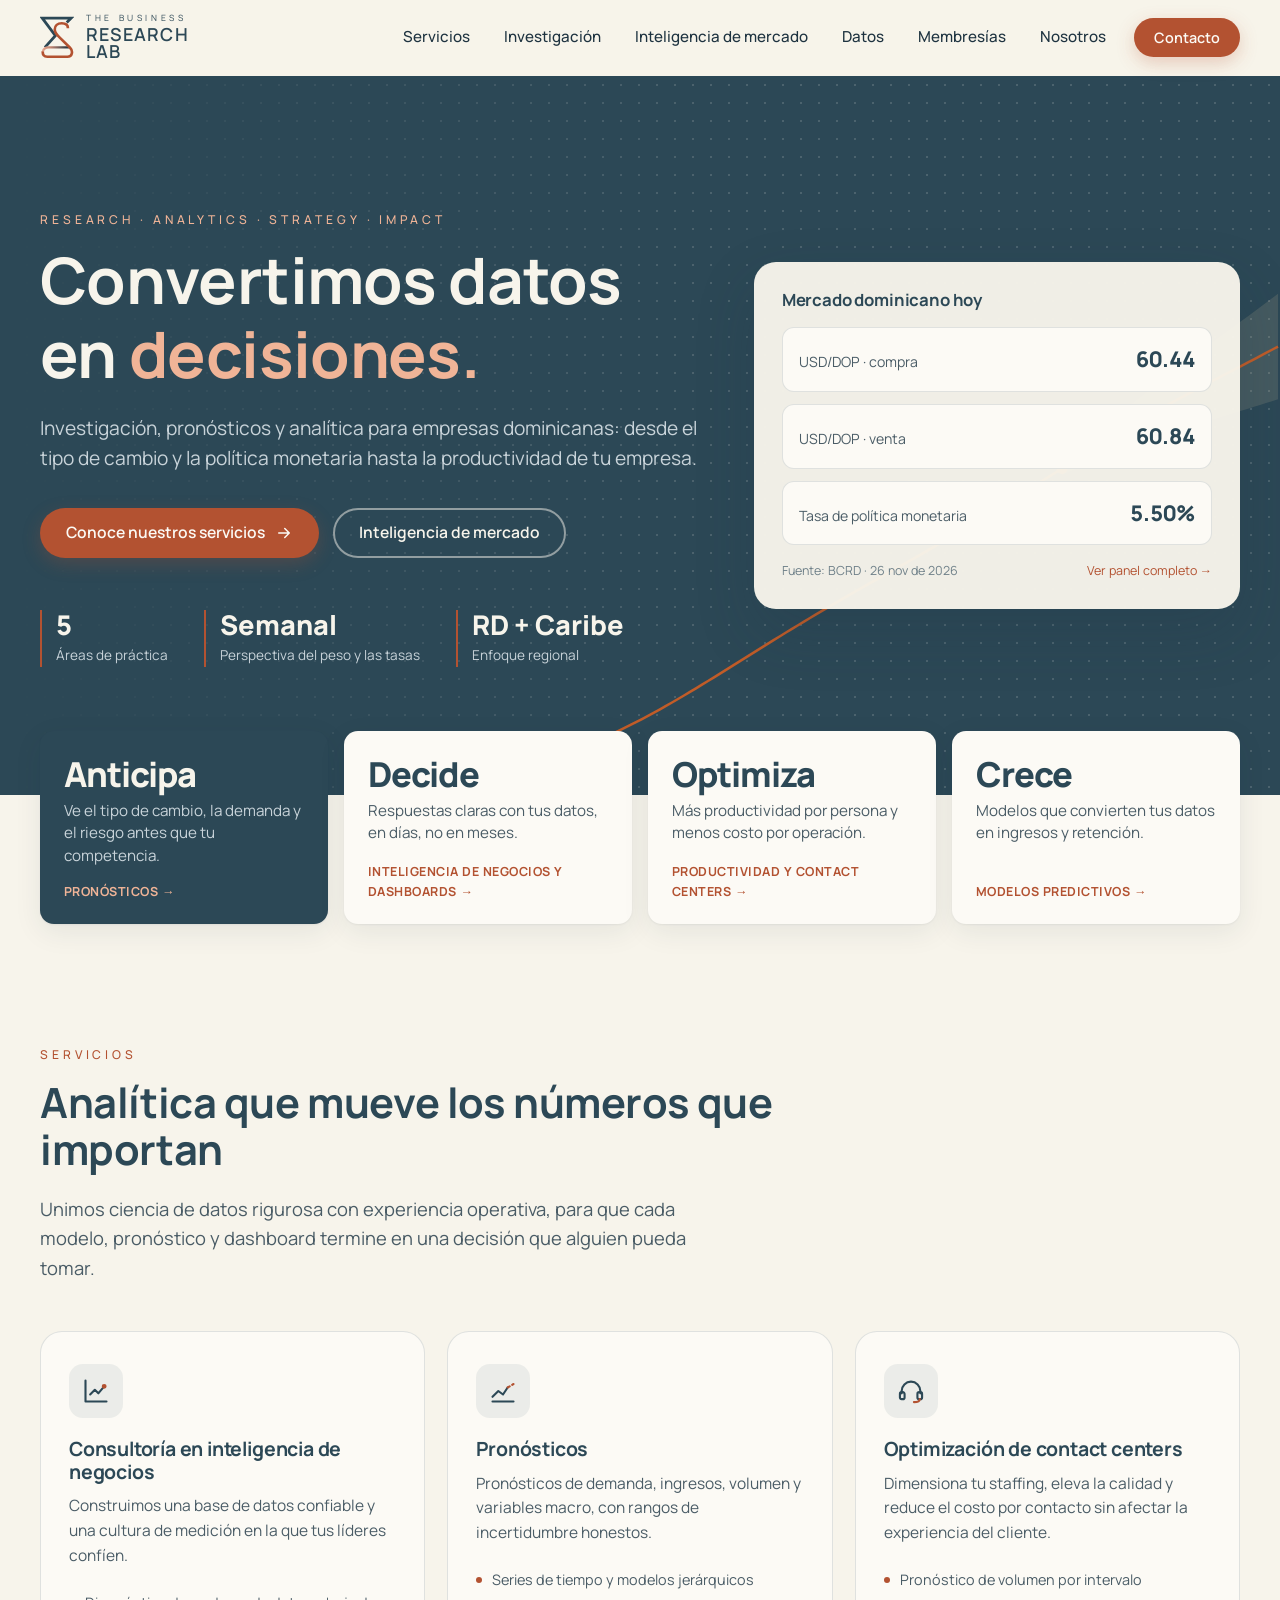
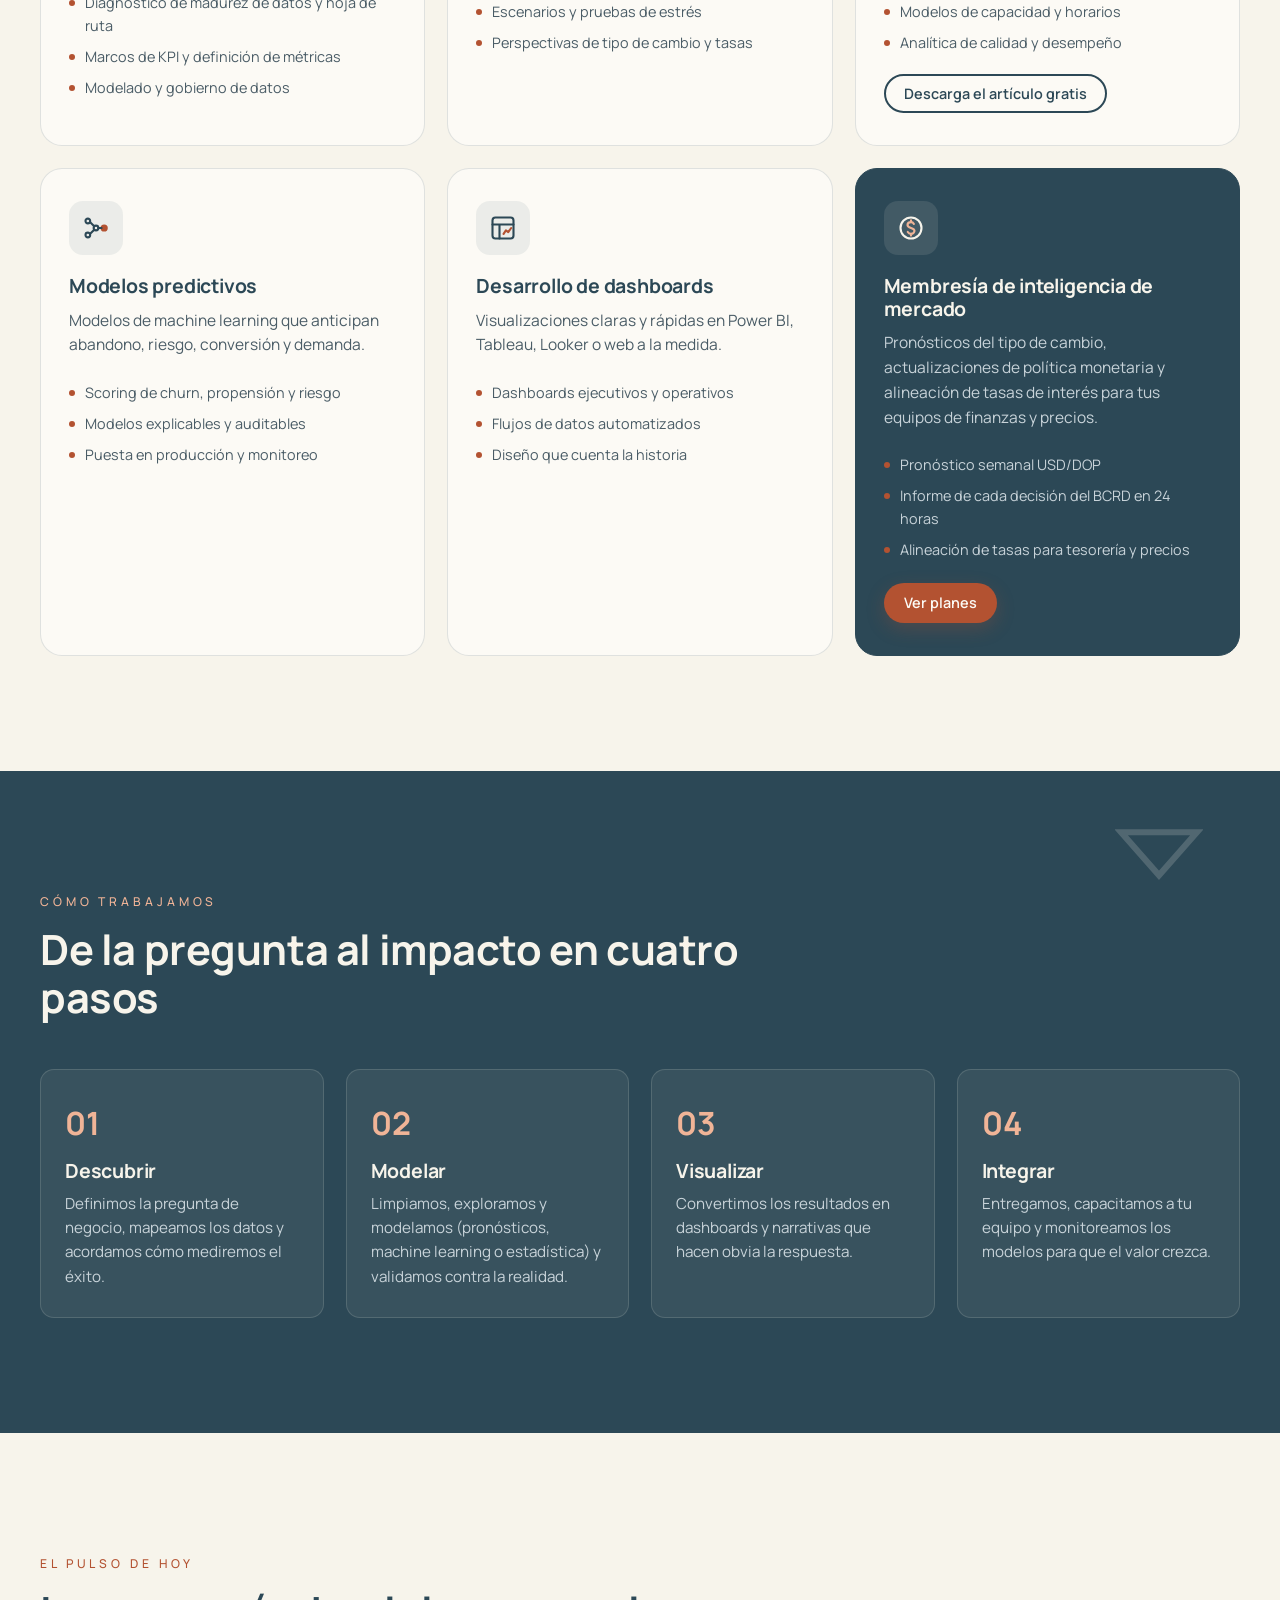
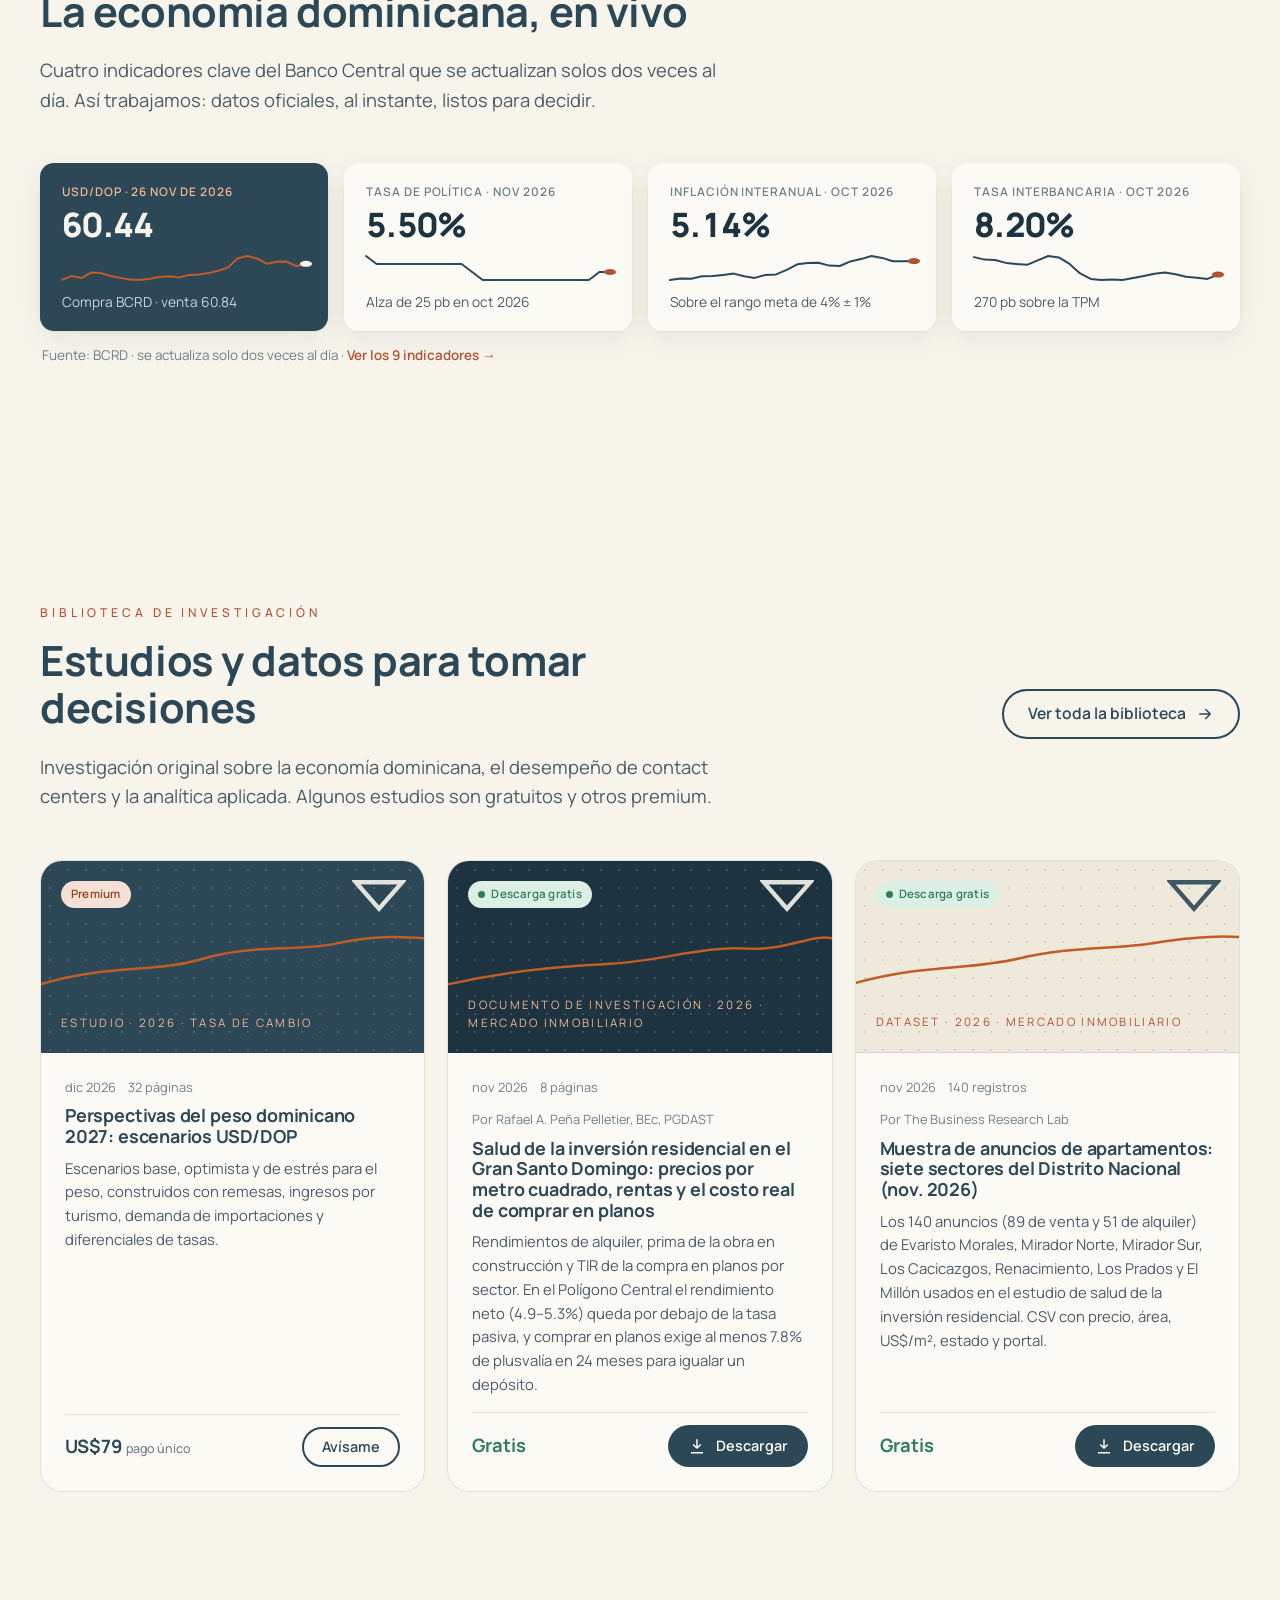
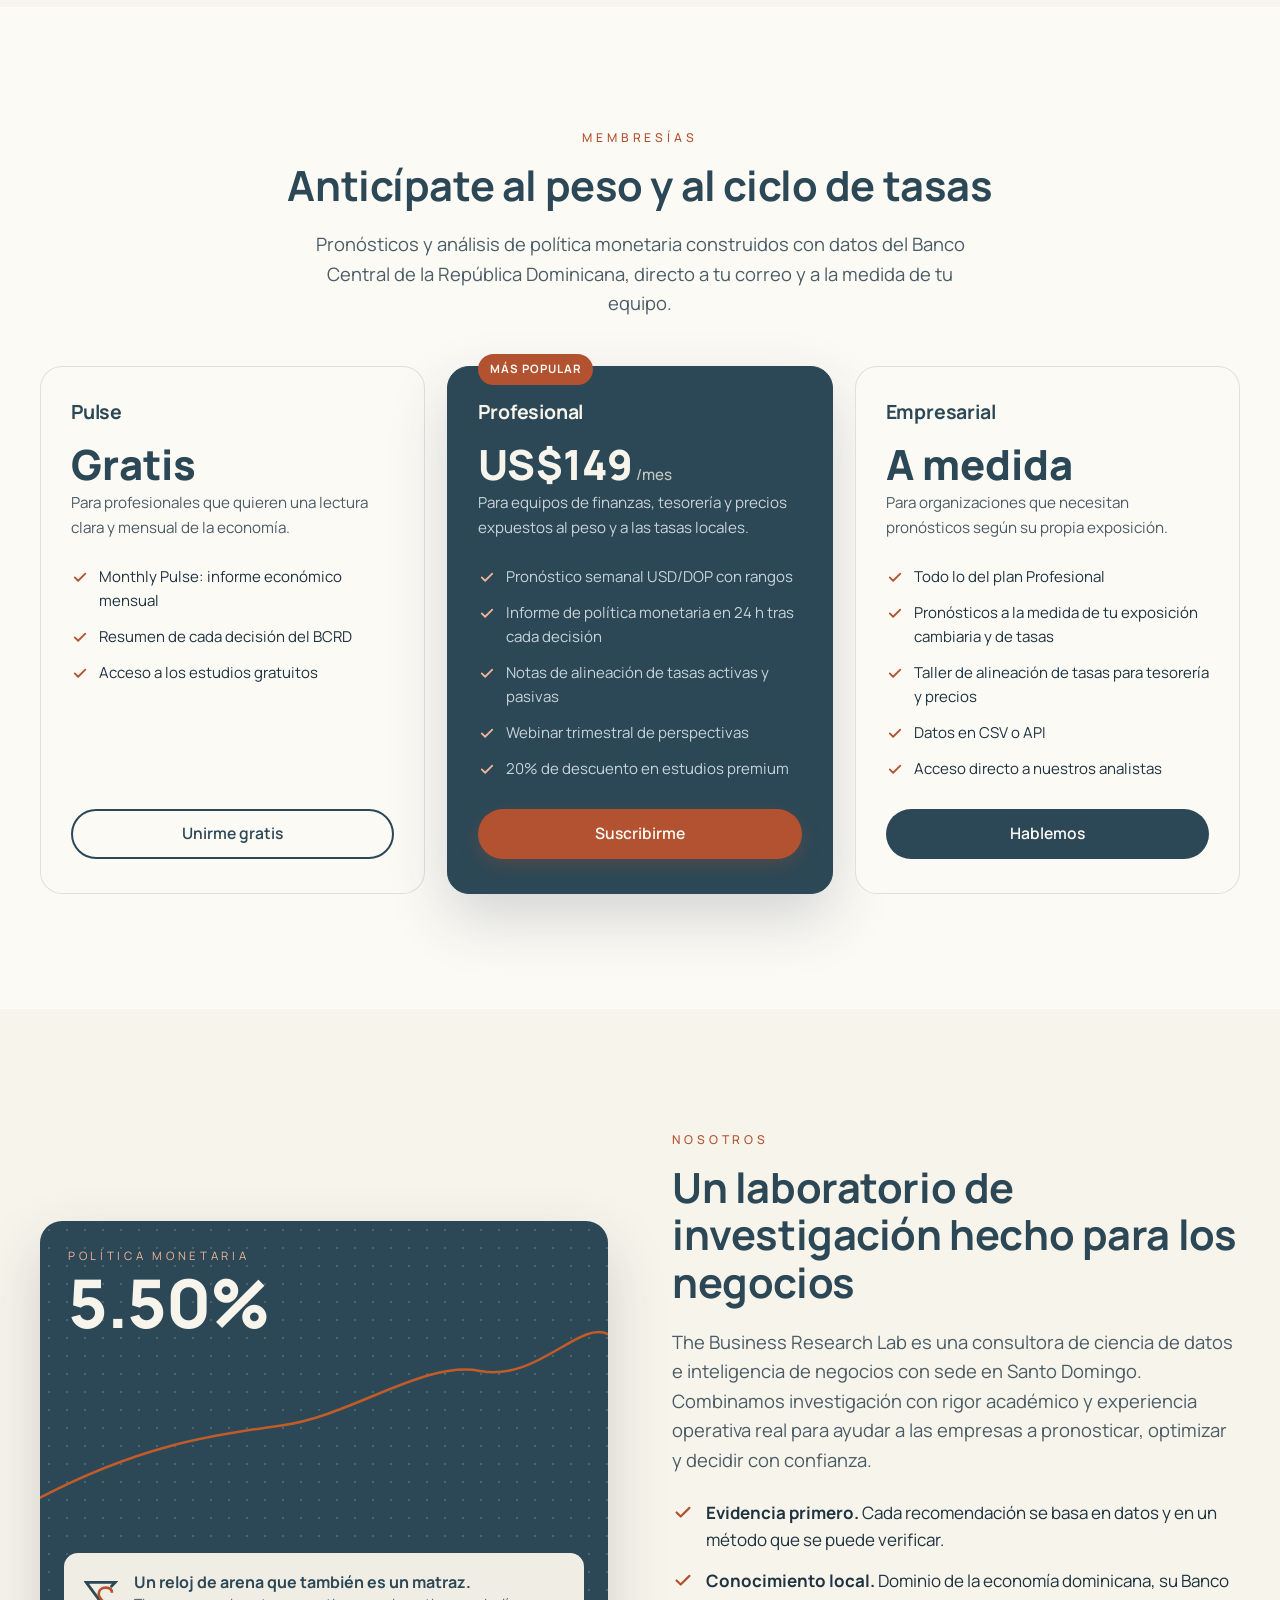
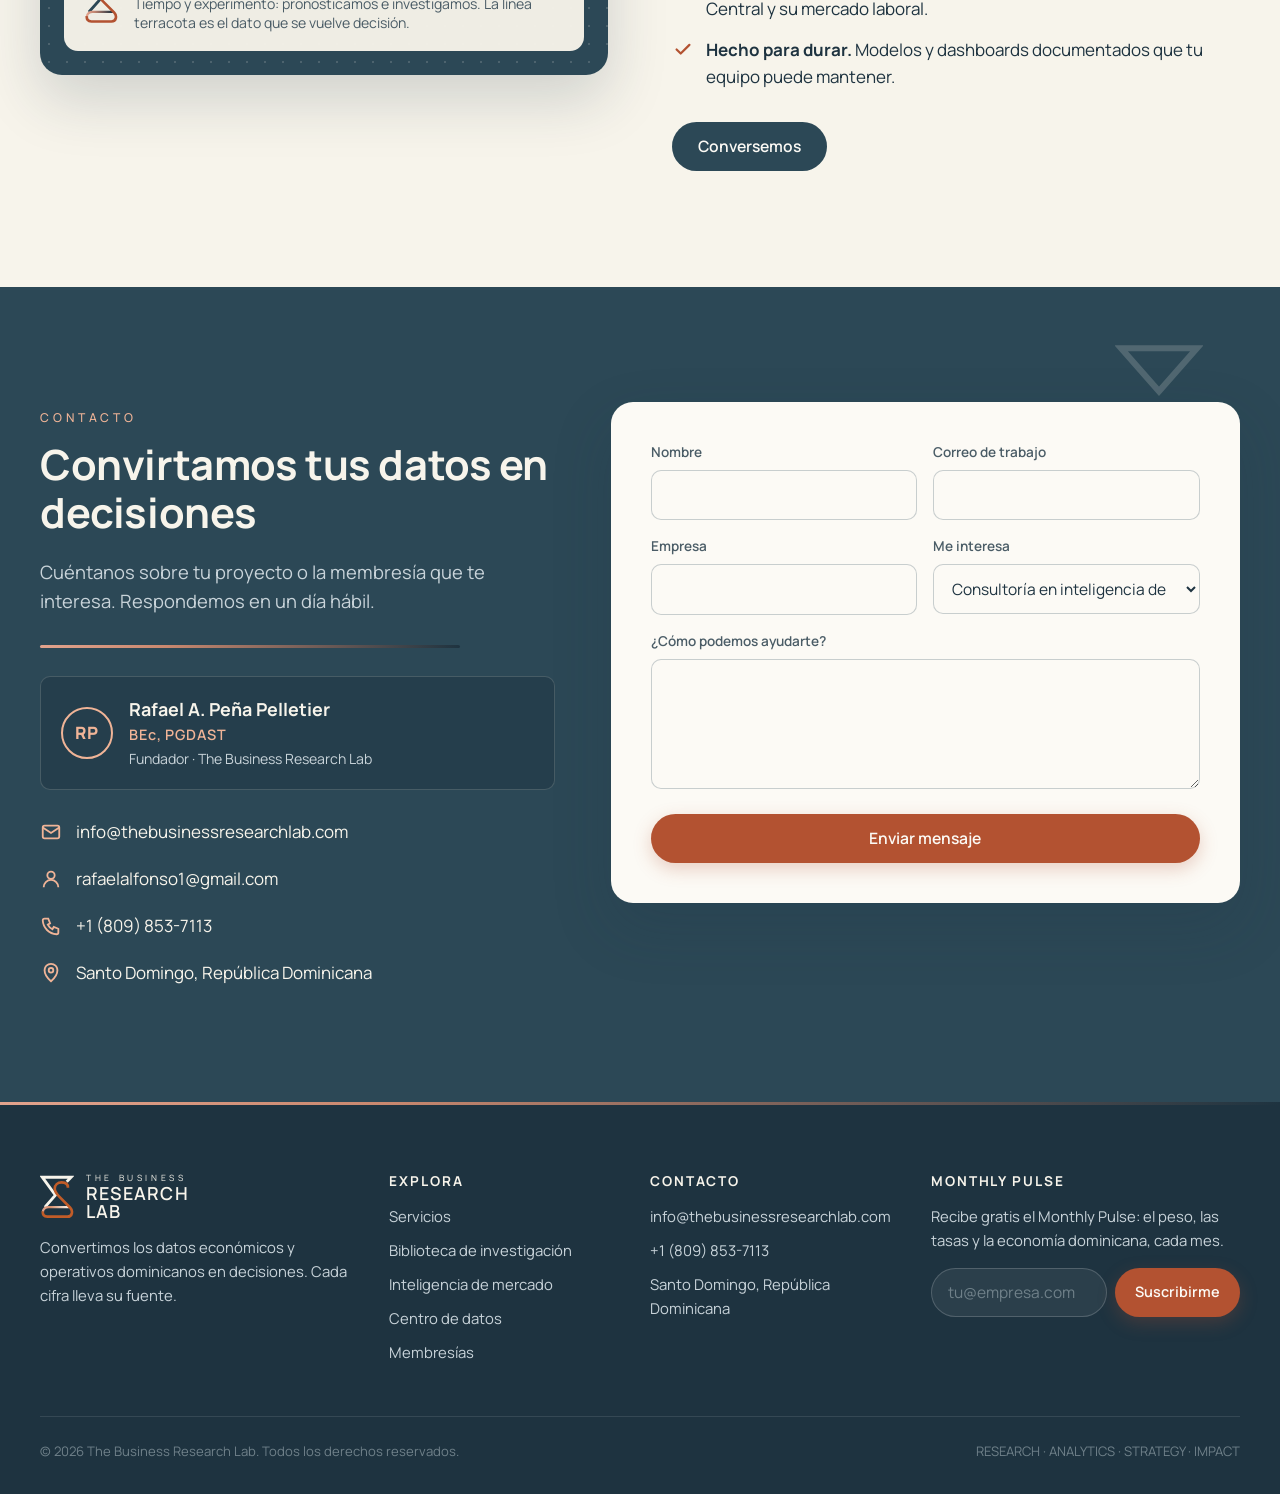
<file: public/index.html>
<!DOCTYPE html>
<html lang="es-DO">
<head>
  <meta charset="utf-8">
  <meta name="viewport" content="width=device-width, initial-scale=1">
  <title>The Business Research Lab — Consultoría en ciencia de datos e inteligencia de negocios</title>
  <meta name="description" content="Inteligencia de negocios, pronósticos, modelos predictivos, optimización de contact centers y dashboards, más estudios e inteligencia sobre el peso dominicano y la política monetaria.">
  <meta name="theme-color" content="#2C4856">
  <link rel="canonical" href="https://thebusinessresearchlab.com/">
  <meta property="og:type" content="website">
  <meta property="og:locale" content="es_DO">
  <meta property="og:site_name" content="The Business Research Lab">
  <meta property="og:title" content="The Business Research Lab — Consultoría en ciencia de datos e inteligencia de negocios">
  <meta property="og:description" content="Inteligencia de negocios, pronósticos, modelos predictivos, optimización de contact centers y dashboards, más estudios e inteligencia sobre el peso dominicano y la política monetaria.">
  <meta property="og:image" content="https://thebusinessresearchlab.com/assets/img/og-image.png">
  <meta name="twitter:card" content="summary_large_image">
  <link rel="icon" href="favicon.svg" type="image/svg+xml">
  <link rel="apple-touch-icon" href="assets/img/apple-touch-icon.png">
  <link rel="preload" href="assets/fonts/manrope-latin-wght-normal.woff2" as="font" type="font/woff2" crossorigin>
  <link rel="stylesheet" href="css/styles.css">
</head>
<body>
<a class="skip-link" href="#main">Saltar al contenido</a>
<header class="site-header">
  <div class="wrap">
    <a class="brand" href="index.html" aria-label="The Business Research Lab — inicio">
      <img src="assets/img/logo-symbol.svg" alt="" width="30" height="38">
      <span class="brand-text"><small>THE BUSINESS</small><strong>RESEARCH</strong><strong>LAB</strong></span>
    </a>
    <button class="nav-toggle" aria-label="Abrir menú" aria-expanded="false" aria-controls="site-nav"><span></span></button>
    <nav class="nav" id="site-nav" aria-label="Principal">
      <a href="index.html#servicios">Servicios</a>
      <a href="investigacion.html">Investigación</a>
      <a href="mercados.html">Inteligencia de mercado</a>
      <a href="datos.html">Datos</a>
      <a href="index.html#membresias">Membresías</a>
      <a href="index.html#nosotros">Nosotros</a>
      <a class="btn btn--primary btn--sm" href="index.html#contacto">Contacto</a>
    </nav>
  </div>
</header>

<main id="main">
<section class="hero">
  <canvas id="hero-canvas" aria-hidden="true"></canvas>
  <div class="wrap hero-grid">
    <div>
      <span class="eyebrow">Research · Analytics · Strategy · Impact</span>
      <h1>Convertimos datos en <em>decisiones.</em></h1>
      <p class="lead">Investigación, pronósticos y analítica para empresas dominicanas: desde el tipo de cambio y la política monetaria hasta la productividad de tu empresa.</p>
      <div class="hero-actions">
        <a class="btn btn--primary" href="#servicios">Conoce nuestros servicios <svg viewBox="0 0 24 24" fill="none" stroke="currentColor" stroke-width="2" stroke-linecap="round" stroke-linejoin="round"><path d="M5 12h14M13 6l6 6-6 6"/></svg></a>
        <a class="btn btn--ghost-light" href="mercados.html">Inteligencia de mercado</a>
      </div>
      <div class="hero-stats">
        <div><strong>5</strong><span>Áreas de práctica</span></div>
        <div><strong>Semanal</strong><span>Perspectiva del peso y las tasas</span></div>
        <div><strong>RD + Caribe</strong><span>Enfoque regional</span></div>
      </div>
    </div>
    <aside class="rate-card reveal" data-markets aria-label="Resumen del mercado dominicano">
      <div class="rate-card__head">
        <h3>Mercado dominicano hoy</h3>
        <span class="chip chip--slate" data-sample-flag title="Sustituir los valores de muestra en data/markets.json">Datos de muestra</span>
      </div>
      <div class="rate-card__rows">
        <div class="rate-row"><span>USD/DOP · compra</span><strong data-fx-buy>—</strong></div>
        <div class="rate-row"><span>USD/DOP · venta</span><strong data-fx-sell>—</strong></div>
        <div class="rate-row"><span>Tasa de política monetaria</span><strong data-tpm>—</strong></div>
      </div>
      <div class="rate-card__foot">
        <span>Fuente: BCRD · <span data-fx-date></span></span>
        <a href="mercados.html">Ver panel completo →</a>
      </div>
    </aside>
  </div>
</section>

<div class="wrap">
  <div class="actions-row">
    <a class="action-card action-card--navy reveal" href="#svc-pronosticos">
      <strong class="action-card__word">Anticipa</strong>
      <p>Ve el tipo de cambio, la demanda y el riesgo antes que tu competencia.</p>
      <span class="action-card__go">Pronósticos <span aria-hidden="true">→</span></span>
    </a>
    <a class="action-card reveal" href="#svc-bi">
      <strong class="action-card__word">Decide</strong>
      <p>Respuestas claras con tus datos, en días, no en meses.</p>
      <span class="action-card__go">Inteligencia de negocios y dashboards <span aria-hidden="true">→</span></span>
    </a>
    <a class="action-card reveal" href="#svc-productividad">
      <strong class="action-card__word">Optimiza</strong>
      <p>Más productividad por persona y menos costo por operación.</p>
      <span class="action-card__go">Productividad y contact centers <span aria-hidden="true">→</span></span>
    </a>
    <a class="action-card reveal" href="#svc-predictivos">
      <strong class="action-card__word">Crece</strong>
      <p>Modelos que convierten tus datos en ingresos y retención.</p>
      <span class="action-card__go">Modelos predictivos <span aria-hidden="true">→</span></span>
    </a>
  </div>
</div>

<section class="section" id="servicios">
  <div class="wrap">
    <div class="section-head reveal">
      <span class="eyebrow">Servicios</span>
      <h2>Analítica que mueve los números que importan</h2>
      <p class="lead">Unimos ciencia de datos rigurosa con experiencia operativa, para que cada modelo, pronóstico y dashboard termine en una decisión que alguien pueda tomar.</p>
    </div>
    <div class="services-grid">
      <article class="service reveal" id="svc-bi">
        <div class="service__icon"><svg viewBox="0 0 24 24" fill="none" stroke="#2C4856" stroke-width="1.8" stroke-linecap="round" stroke-linejoin="round"><path d="M3 3v18h18"/><path d="M7 15l4-4 3 3 5-6"/><circle cx="19" cy="8" r="1.2" fill="#B35231" stroke="#B35231"/></svg></div>
        <h3>Consultoría en inteligencia de negocios</h3>
        <p>Construimos una base de datos confiable y una cultura de medición en la que tus líderes confíen.</p>
        <ul><li><span>Diagnóstico de madurez de datos y hoja de ruta</span></li><li><span>Marcos de KPI y definición de métricas</span></li><li><span>Modelado y gobierno de datos</span></li></ul>
      </article>
      <article class="service reveal" id="svc-pronosticos">
        <div class="service__icon"><svg viewBox="0 0 24 24" fill="none" stroke="#2C4856" stroke-width="1.8" stroke-linecap="round" stroke-linejoin="round"><path d="M3 17l5-5 4 3 4-6"/><path d="M16 9l5-3" stroke="#B35231" stroke-dasharray="2 2.5"/><path d="M3 21h18"/></svg></div>
        <h3>Pronósticos</h3>
        <p>Pronósticos de demanda, ingresos, volumen y variables macro, con rangos de incertidumbre honestos.</p>
        <ul><li><span>Series de tiempo y modelos jerárquicos</span></li><li><span>Escenarios y pruebas de estrés</span></li><li><span>Perspectivas de tipo de cambio y tasas</span></li></ul>
      </article>
      <article class="service reveal" id="svc-productividad">
        <div class="service__icon"><svg viewBox="0 0 24 24" fill="none" stroke="#2C4856" stroke-width="1.8" stroke-linecap="round" stroke-linejoin="round"><path d="M4 14v-2a8 8 0 0 1 16 0v2"/><rect x="2.5" y="13" width="4" height="6" rx="1.5"/><rect x="17.5" y="13" width="4" height="6" rx="1.5"/><path d="M19.5 19c0 1.5-2 2.5-5 2.5" stroke="#B35231"/></svg></div>
        <h3>Optimización de contact centers</h3>
        <p>Dimensiona tu staffing, eleva la calidad y reduce el costo por contacto sin afectar la experiencia del cliente.</p>
        <ul><li><span>Pronóstico de volumen por intervalo</span></li><li><span>Modelos de capacidad y horarios</span></li><li><span>Analítica de calidad y desempeño</span></li></ul>
        <button class="btn btn--ghost btn--sm" data-get="wp-optimizacion-contact-center" style="margin-top:20px;align-self:flex-start">Descarga el artículo gratis</button>
      </article>
      <article class="service reveal" id="svc-predictivos">
        <div class="service__icon"><svg viewBox="0 0 24 24" fill="none" stroke="#2C4856" stroke-width="1.8" stroke-linecap="round" stroke-linejoin="round"><circle cx="5" cy="6" r="2"/><circle cx="5" cy="18" r="2"/><circle cx="12" cy="12" r="2"/><circle cx="19" cy="12" r="2.2" fill="#B35231" stroke="#B35231"/><path d="M7 7l3.5 3.5M7 17l3.5-3.5M14 12h2.8"/></svg></div>
        <h3>Modelos predictivos</h3>
        <p>Modelos de machine learning que anticipan abandono, riesgo, conversión y demanda.</p>
        <ul><li><span>Scoring de churn, propensión y riesgo</span></li><li><span>Modelos explicables y auditables</span></li><li><span>Puesta en producción y monitoreo</span></li></ul>
      </article>
      <article class="service reveal" id="svc-dashboards">
        <div class="service__icon"><svg viewBox="0 0 24 24" fill="none" stroke="#2C4856" stroke-width="1.8" stroke-linecap="round" stroke-linejoin="round"><rect x="3" y="3" width="18" height="18" rx="2.5"/><path d="M3 9h18M9 21V9"/><path d="M12.5 17l2-3 2 1.5 2.5-3.5" stroke="#B35231"/></svg></div>
        <h3>Desarrollo de dashboards</h3>
        <p>Visualizaciones claras y rápidas en Power BI, Tableau, Looker o web a la medida.</p>
        <ul><li><span>Dashboards ejecutivos y operativos</span></li><li><span>Flujos de datos automatizados</span></li><li><span>Diseño que cuenta la historia</span></li></ul>
      </article>
      <article class="service service--feature reveal">
        <div class="service__icon"><svg viewBox="0 0 24 24" fill="none" stroke="#F7F4EB" stroke-width="1.8" stroke-linecap="round" stroke-linejoin="round"><circle cx="12" cy="12" r="9"/><path d="M14.5 8.5c-.6-1-1.6-1.5-2.5-1.5-1.7 0-3 1-3 2.4 0 3.2 6 1.8 6 5 0 1.4-1.3 2.6-3 2.6-1.1 0-2.2-.6-2.8-1.6M12 5.5V7m0 10v1.5" stroke="#F0B497"/></svg></div>
        <h3>Membresía de inteligencia de mercado</h3>
        <p>Pronósticos del tipo de cambio, actualizaciones de política monetaria y alineación de tasas de interés para tus equipos de finanzas y precios.</p>
        <ul><li><span>Pronóstico semanal USD/DOP</span></li><li><span>Informe de cada decisión del BCRD en 24 horas</span></li><li><span>Alineación de tasas para tesorería y precios</span></li></ul>
        <a class="btn btn--primary btn--sm" href="#membresias" style="margin-top:22px;align-self:flex-start">Ver planes</a>
      </article>
    </div>
  </div>
</section>

<section class="section section--slate">
  <svg class="section-tri" viewBox="0 0 100 62" aria-hidden="true"><path d="M7 6 H93 L50 55 Z" fill="none" stroke="currentColor" stroke-width="7"/></svg>
  <div class="wrap">
    <div class="section-head reveal">
      <span class="eyebrow">Cómo trabajamos</span>
      <h2>De la pregunta al impacto en cuatro pasos</h2>
    </div>
    <div class="process">
      <div class="step reveal"><h3>Descubrir</h3><p>Definimos la pregunta de negocio, mapeamos los datos y acordamos cómo mediremos el éxito.</p></div>
      <div class="step reveal"><h3>Modelar</h3><p>Limpiamos, exploramos y modelamos (pronósticos, machine learning o estadística) y validamos contra la realidad.</p></div>
      <div class="step reveal"><h3>Visualizar</h3><p>Convertimos los resultados en dashboards y narrativas que hacen obvia la respuesta.</p></div>
      <div class="step reveal"><h3>Integrar</h3><p>Entregamos, capacitamos a tu equipo y monitoreamos los modelos para que el valor crezca.</p></div>
    </div>
  </div>
</section>

<section class="section section--pulse" id="pulso">
<div class="wrap">
  <div class="section-head reveal">
    <span class="eyebrow">El pulso de hoy</span>
    <h2>La economía dominicana, en vivo</h2>
    <p class="lead">Cuatro indicadores clave del Banco Central que se actualizan solos dos veces al día. Así trabajamos: datos oficiales, al instante, listos para decidir.</p>
  </div>
  <div class="pulse pulse--band" data-pulse>
    <a class="pulse-card pulse-card--navy reveal" href="mercados.html" data-p="fx">
      <span class="pulse-card__lab">USD/DOP · <span data-p-date>20 nov 2026</span></span>
      <strong class="pulse-card__val" data-p-val>59.54</strong>
      <svg class="pulse-card__spark" viewBox="0 0 120 30" preserveAspectRatio="none" aria-hidden="true" data-p-spark></svg>
      <span class="pulse-card__note" data-p-note>Compra BCRD · venta 59.98</span>
    </a>
    <a class="pulse-card reveal" href="datos.html#tasa_politica_monetaria_mensual" data-p="tpm">
      <span class="pulse-card__lab">Tasa de política · <span data-p-date>nov 2026</span></span>
      <strong class="pulse-card__val" data-p-val>5.50%</strong>
      <svg class="pulse-card__spark" viewBox="0 0 120 30" preserveAspectRatio="none" aria-hidden="true" data-p-spark></svg>
      <span class="pulse-card__note" data-p-note>Alza de 25 pb en oct 2026</span>
    </a>
    <a class="pulse-card reveal" href="datos.html#inflacion_interanual_mensual" data-p="infl">
      <span class="pulse-card__lab">Inflación interanual · <span data-p-date>oct 2026</span></span>
      <strong class="pulse-card__val" data-p-val>5.14%</strong>
      <svg class="pulse-card__spark" viewBox="0 0 120 30" preserveAspectRatio="none" aria-hidden="true" data-p-spark></svg>
      <span class="pulse-card__note" data-p-note>Sobre el rango meta de 4% ± 1%</span>
    </a>
    <a class="pulse-card reveal" href="datos.html#tasa_interbancaria_mensual" data-p="interb">
      <span class="pulse-card__lab">Tasa interbancaria · <span data-p-date>oct 2026</span></span>
      <strong class="pulse-card__val" data-p-val>8.20%</strong>
      <svg class="pulse-card__spark" viewBox="0 0 120 30" preserveAspectRatio="none" aria-hidden="true" data-p-spark></svg>
      <span class="pulse-card__note" data-p-note>270 pb sobre la TPM</span>
    </a>
  </div>
  <p class="pulse-foot">Fuente: BCRD · se actualiza solo dos veces al día · <a href="datos.html">Ver los 9 indicadores →</a></p>
</div>
</section>

<section class="section" id="investigacion">
  <div class="wrap">
    <div class="toolbar">
      <div class="section-head reveal" style="margin:0">
        <span class="eyebrow">Biblioteca de investigación</span>
        <h2>Estudios y datos para tomar decisiones</h2>
        <p class="lead">Investigación original sobre la economía dominicana, el desempeño de contact centers y la analítica aplicada. Algunos estudios son gratuitos y otros premium.</p>
      </div>
      <a class="btn btn--ghost" href="investigacion.html">Ver toda la biblioteca <svg viewBox="0 0 24 24" fill="none" stroke="currentColor" stroke-width="2" stroke-linecap="round" stroke-linejoin="round"><path d="M5 12h14M13 6l6 6-6 6"/></svg></a>
    </div>
    <div class="research-grid" data-research-list data-limit="3"></div>
  </div>
</section>

<section class="section section--paper" id="membresias">
  <div class="wrap">
    <div class="section-head section-head--center reveal">
      <span class="eyebrow">Membresías</span>
      <h2>Anticípate al peso y al ciclo de tasas</h2>
      <p class="lead">Pronósticos y análisis de política monetaria construidos con datos del Banco Central de la República Dominicana, directo a tu correo y a la medida de tu equipo.</p>
    </div>
    <div class="plans">
      <div class="plan reveal">
        <h3>Pulse</h3>
        <div class="plan__price">Gratis</div>
        <p class="plan__desc">Para profesionales que quieren una lectura clara y mensual de la economía.</p>
        <ul><li><svg viewBox="0 0 24 24" fill="none" stroke="currentColor" stroke-width="2.4" stroke-linecap="round" stroke-linejoin="round"><path d="M5 12.5l4.5 4.5L19 7.5"/></svg><span>Monthly Pulse: informe económico mensual</span></li><li><svg viewBox="0 0 24 24" fill="none" stroke="currentColor" stroke-width="2.4" stroke-linecap="round" stroke-linejoin="round"><path d="M5 12.5l4.5 4.5L19 7.5"/></svg><span>Resumen de cada decisión del BCRD</span></li><li><svg viewBox="0 0 24 24" fill="none" stroke="currentColor" stroke-width="2.4" stroke-linecap="round" stroke-linejoin="round"><path d="M5 12.5l4.5 4.5L19 7.5"/></svg><span>Acceso a los estudios gratuitos</span></li></ul>
        <a class="btn btn--ghost btn--block" href="#contacto" data-plan="pulse" data-interest="Membresía — Pulse (gratis)">Unirme gratis</a>
      </div>
      <div class="plan plan--featured reveal">
        <span class="plan__badge">Más popular</span>
        <h3>Profesional</h3>
        <div class="plan__price">US$149<small> /mes</small></div>
        <p class="plan__desc">Para equipos de finanzas, tesorería y precios expuestos al peso y a las tasas locales.</p>
        <ul><li><svg viewBox="0 0 24 24" fill="none" stroke="currentColor" stroke-width="2.4" stroke-linecap="round" stroke-linejoin="round"><path d="M5 12.5l4.5 4.5L19 7.5"/></svg><span>Pronóstico semanal USD/DOP con rangos</span></li><li><svg viewBox="0 0 24 24" fill="none" stroke="currentColor" stroke-width="2.4" stroke-linecap="round" stroke-linejoin="round"><path d="M5 12.5l4.5 4.5L19 7.5"/></svg><span>Informe de política monetaria en 24 h tras cada decisión</span></li><li><svg viewBox="0 0 24 24" fill="none" stroke="currentColor" stroke-width="2.4" stroke-linecap="round" stroke-linejoin="round"><path d="M5 12.5l4.5 4.5L19 7.5"/></svg><span>Notas de alineación de tasas activas y pasivas</span></li><li><svg viewBox="0 0 24 24" fill="none" stroke="currentColor" stroke-width="2.4" stroke-linecap="round" stroke-linejoin="round"><path d="M5 12.5l4.5 4.5L19 7.5"/></svg><span>Webinar trimestral de perspectivas</span></li><li><svg viewBox="0 0 24 24" fill="none" stroke="currentColor" stroke-width="2.4" stroke-linecap="round" stroke-linejoin="round"><path d="M5 12.5l4.5 4.5L19 7.5"/></svg><span>20% de descuento en estudios premium</span></li></ul>
        <a class="btn btn--primary btn--block" href="#contacto" data-plan="professional" data-interest="Membresía — Profesional">Suscribirme</a>
      </div>
      <div class="plan reveal">
        <h3>Empresarial</h3>
        <div class="plan__price">A medida</div>
        <p class="plan__desc">Para organizaciones que necesitan pronósticos según su propia exposición.</p>
        <ul><li><svg viewBox="0 0 24 24" fill="none" stroke="currentColor" stroke-width="2.4" stroke-linecap="round" stroke-linejoin="round"><path d="M5 12.5l4.5 4.5L19 7.5"/></svg><span>Todo lo del plan Profesional</span></li><li><svg viewBox="0 0 24 24" fill="none" stroke="currentColor" stroke-width="2.4" stroke-linecap="round" stroke-linejoin="round"><path d="M5 12.5l4.5 4.5L19 7.5"/></svg><span>Pronósticos a la medida de tu exposición cambiaria y de tasas</span></li><li><svg viewBox="0 0 24 24" fill="none" stroke="currentColor" stroke-width="2.4" stroke-linecap="round" stroke-linejoin="round"><path d="M5 12.5l4.5 4.5L19 7.5"/></svg><span>Taller de alineación de tasas para tesorería y precios</span></li><li><svg viewBox="0 0 24 24" fill="none" stroke="currentColor" stroke-width="2.4" stroke-linecap="round" stroke-linejoin="round"><path d="M5 12.5l4.5 4.5L19 7.5"/></svg><span>Datos en CSV o API</span></li><li><svg viewBox="0 0 24 24" fill="none" stroke="currentColor" stroke-width="2.4" stroke-linecap="round" stroke-linejoin="round"><path d="M5 12.5l4.5 4.5L19 7.5"/></svg><span>Acceso directo a nuestros analistas</span></li></ul>
        <a class="btn btn--slate btn--block" href="#contacto" data-plan="enterprise" data-interest="Membresía — Empresarial">Hablemos</a>
      </div>
    </div>
  </div>
</section>

<section class="section" id="nosotros">
  <div class="wrap about-grid">
    <div class="about-visual reveal" data-lines data-markets>
      <div class="big-figure"><span>POLÍTICA MONETARIA</span><strong data-tpm>—</strong></div>
      <div class="float-card"><img src="assets/img/logo-symbol.svg" alt="" width="34" height="44"><span><strong style="font-size:1rem;color:var(--slate)">Un reloj de arena que también es un matraz.</strong><br>Tiempo y experimento: pronosticamos e investigamos. La línea terracota es el dato que se vuelve decisión.</span></div>
    </div>
    <div class="reveal">
      <span class="eyebrow">Nosotros</span>
      <h2>Un laboratorio de investigación hecho para los negocios</h2>
      <p class="lead">The Business Research Lab es una consultora de ciencia de datos e inteligencia de negocios con sede en Santo Domingo. Combinamos investigación con rigor académico y experiencia operativa real para ayudar a las empresas a pronosticar, optimizar y decidir con confianza.</p>
      <ul class="checks">
        <li><svg viewBox="0 0 24 24" fill="none" stroke="currentColor" stroke-width="2.4" stroke-linecap="round" stroke-linejoin="round"><path d="M5 12.5l4.5 4.5L19 7.5"/></svg><span><strong>Evidencia primero.</strong> Cada recomendación se basa en datos y en un método que se puede verificar.</span></li>
        <li><svg viewBox="0 0 24 24" fill="none" stroke="currentColor" stroke-width="2.4" stroke-linecap="round" stroke-linejoin="round"><path d="M5 12.5l4.5 4.5L19 7.5"/></svg><span><strong>Conocimiento local.</strong> Dominio de la economía dominicana, su Banco Central y su mercado laboral.</span></li>
        <li><svg viewBox="0 0 24 24" fill="none" stroke="currentColor" stroke-width="2.4" stroke-linecap="round" stroke-linejoin="round"><path d="M5 12.5l4.5 4.5L19 7.5"/></svg><span><strong>Hecho para durar.</strong> Modelos y dashboards documentados que tu equipo puede mantener.</span></li>
      </ul>
      <a class="btn btn--slate" href="#contacto">Conversemos</a>
    </div>
  </div>
</section>

<section class="section section--slate" id="contacto">
  <svg class="section-tri" viewBox="0 0 100 62" aria-hidden="true"><path d="M7 6 H93 L50 55 Z" fill="none" stroke="currentColor" stroke-width="7"/></svg>
  <div class="wrap contact-grid">
    <div class="reveal">
      <span class="eyebrow">Contacto</span>
      <h2>Convirtamos tus datos en decisiones</h2>
      <p class="lead">Cuéntanos sobre tu proyecto o la membresía que te interesa. Respondemos en un día hábil.</p>
      <div class="pour-band"></div>
      <div class="contact-person">
        <span class="contact-person__mark" aria-hidden="true">RP</span>
        <div>
          <strong>Rafael A. Peña Pelletier</strong>
          <span class="contact-person__cred">BEc, PGDAST</span>
          <span class="contact-person__role">Fundador · The Business Research Lab</span>
        </div>
      </div>
      <div class="contact-info">
        <div><svg viewBox="0 0 24 24" fill="none" stroke="currentColor" stroke-width="2"><rect x="3" y="5" width="18" height="14" rx="2"/><path d="M3 7l9 6 9-6"/></svg><a data-cfg-email href="#"></a></div>
        <div data-cfg-wrap><svg viewBox="0 0 24 24" fill="none" stroke="currentColor" stroke-width="2"><circle cx="12" cy="8" r="4"/><path d="M4 21a8 8 0 0 1 16 0"/></svg><a data-cfg-email-directo href="#"></a></div>
        <div data-cfg-wrap><svg viewBox="0 0 24 24" fill="none" stroke="currentColor" stroke-width="2"><path d="M5 4h4l2 5-2.5 1.5a11 11 0 0 0 5 5L15 13l5 2v4a2 2 0 0 1-2 2A16 16 0 0 1 3 6a2 2 0 0 1 2-2"/></svg><a data-cfg-phone href="#"></a></div>
        <div data-cfg-wrap><svg viewBox="0 0 24 24" fill="none" stroke="currentColor" stroke-width="2"><path d="M4 20l1.5-4A8 8 0 1 1 8 18.5z"/></svg><a data-cfg-whatsapp href="#" target="_blank" rel="noopener">Escríbenos por WhatsApp</a></div>
        <div><svg viewBox="0 0 24 24" fill="none" stroke="currentColor" stroke-width="2"><path d="M12 21s7-6 7-12a7 7 0 0 0-14 0c0 6 7 12 7 12z"/><circle cx="12" cy="9" r="2.5"/></svg><span data-cfg-location></span></div>
      </div>
    </div>
    <div class="form-card reveal">
      <form class="js-ajax" name="contact" method="POST" data-netlify="true" netlify-honeypot="bot-field" action="gracias.html" data-success="¡Gracias! Recibimos tu mensaje y te responderemos en un día hábil.">
        <input type="hidden" name="form-name" value="contact">
        <p class="hp"><label>No llenar <input name="bot-field"></label></p>
        <div class="form-grid">
          <div class="field"><label for="contact-name">Nombre</label><input id="contact-name" name="name" required autocomplete="name"></div>
          <div class="field"><label for="contact-email">Correo de trabajo</label><input id="contact-email" type="email" name="email" required autocomplete="email"></div>
          <div class="field"><label for="contact-company">Empresa</label><input id="contact-company" name="company" autocomplete="organization"></div>
          <div class="field"><label for="contact-interest">Me interesa</label>
            <select id="contact-interest" name="interest">
              <option>Consultoría en inteligencia de negocios</option>
              <option>Pronósticos</option>
              <option>Optimización de contact centers</option>
              <option>Modelos predictivos</option>
              <option>Desarrollo de dashboards</option>
              <option>Membresía — Pulse (gratis)</option>
              <option>Membresía — Profesional</option>
              <option>Membresía — Empresarial</option>
              <option>Estudio de investigación a la medida</option>
              <option>Otro</option>
            </select>
          </div>
          <div class="field full"><label for="contact-message">¿Cómo podemos ayudarte?</label><textarea id="contact-message" name="message" required></textarea></div>
        </div>
        <button class="btn btn--primary btn--block" type="submit" style="margin-top:18px">Enviar mensaje</button>
        <p class="form-status" role="status"></p>
      </form>
    </div>
  </div>
</section>
</main>
<div class="modal" id="download-modal" aria-hidden="true" role="dialog" aria-modal="true" aria-labelledby="download-h">
  <div class="modal__backdrop" data-close-modal></div>
  <div class="modal__dialog">
    <button class="modal__close" data-close-modal aria-label="Cerrar">×</button>
    <span class="eyebrow">Descarga gratis</span>
    <h3 id="download-h">«<span id="download-title"></span>»</h3>
    <p class="lead" style="font-size:1rem">Dinos a dónde enviarte nuevas investigaciones y tu descarga comenzará de inmediato.</p>
    <form id="download-form" class="js-ajax" name="free-download" method="POST" data-netlify="true" netlify-honeypot="bot-field">
      <input type="hidden" name="form-name" value="free-download">
      <input type="hidden" name="study" value="">
      <p class="hp"><label>No llenar <input name="bot-field"></label></p>
      <div class="form-grid">
        <div class="field"><label for="dl-name">Nombre</label><input id="dl-name" name="name" required autocomplete="name"></div>
        <div class="field"><label for="dl-company">Empresa</label><input id="dl-company" name="company" autocomplete="organization"></div>
        <div class="field full"><label for="dl-email">Correo de trabajo</label><input id="dl-email" type="email" name="email" required autocomplete="email"></div>
      </div>
      <button class="btn btn--primary btn--block" type="submit" style="margin-top:18px">Descargar ahora</button>
      <p class="form-note">También te suscribiremos al Monthly Pulse gratuito. Puedes darte de baja cuando quieras.</p>
      <p class="form-status" role="status"></p>
    </form>
  </div>
</div>
<div class="modal" id="notify-modal" aria-hidden="true" role="dialog" aria-modal="true" aria-labelledby="notify-h">
  <div class="modal__backdrop" data-close-modal></div>
  <div class="modal__dialog">
    <button class="modal__close" data-close-modal aria-label="Cerrar">×</button>
    <span class="eyebrow">Estudio premium</span>
    <h3 id="notify-h">«<span id="notify-title"></span>»</h3>
    <p class="lead" style="font-size:1rem">Sé el primero en saber cuándo se publique. Los suscriptores reciben precio de lanzamiento.</p>
    <form id="notify-form" class="js-ajax" name="study-waitlist" method="POST" data-netlify="true" netlify-honeypot="bot-field" data-success="¡Estás en la lista! Te escribiremos en cuanto esté disponible.">
      <input type="hidden" name="form-name" value="study-waitlist">
      <input type="hidden" name="study" value="">
      <p class="hp"><label>No llenar <input name="bot-field"></label></p>
      <div class="form-grid">
        <div class="field"><label for="nt-name">Nombre</label><input id="nt-name" name="name" required autocomplete="name"></div>
        <div class="field"><label for="nt-email">Correo de trabajo</label><input id="nt-email" type="email" name="email" required autocomplete="email"></div>
      </div>
      <button class="btn btn--primary btn--block" type="submit" style="margin-top:18px">Avísame</button>
      <p class="form-status" role="status"></p>
    </form>
  </div>
</div>
<footer class="site-footer">
  <div class="wrap">
    <div class="footer-grid">
      <div>
        <a class="brand" href="index.html" aria-label="The Business Research Lab — inicio">
          <img src="assets/img/logo-symbol-light.svg" alt="" width="30" height="38">
          <span class="brand-text"><small>THE BUSINESS</small><strong>RESEARCH</strong><strong>LAB</strong></span>
        </a>
        <p>Convertimos los datos económicos y operativos dominicanos en decisiones. Cada cifra lleva su fuente.</p>
      </div>
      <div>
        <h4>Explora</h4>
        <ul>
          <li><a href="index.html#servicios">Servicios</a></li>
          <li><a href="investigacion.html">Biblioteca de investigación</a></li>
          <li><a href="mercados.html">Inteligencia de mercado</a></li>
          <li><a href="datos.html">Centro de datos</a></li>
          <li><a href="index.html#membresias">Membresías</a></li>
        </ul>
      </div>
      <div>
        <h4>Contacto</h4>
        <ul>
          <li><a data-cfg-email href="#"></a></li>
          <li data-cfg-wrap><a data-cfg-phone href="#"></a></li>
          <li data-cfg-wrap><a data-cfg-linkedin href="#" target="_blank" rel="noopener">LinkedIn</a></li>
          <li><span data-cfg-location></span></li>
        </ul>
      </div>
      <div>
        <h4>Monthly Pulse</h4>
        <p>Recibe gratis el Monthly Pulse: el peso, las tasas y la economía dominicana, cada mes.</p>
        <form class="js-ajax" name="newsletter" method="POST" data-netlify="true" netlify-honeypot="bot-field" data-success="¡Listo! Ya estás suscrito al Monthly Pulse.">
          <input type="hidden" name="form-name" value="newsletter">
          <p class="hp"><label>No llenar <input name="bot-field"></label></p>
          <div class="newsletter">
            <label class="hp" for="nl-email-inicio">Correo</label>
            <input id="nl-email-inicio" type="email" name="email" placeholder="tu@empresa.com" required autocomplete="email">
            <button class="btn btn--primary btn--sm" type="submit">Suscribirme</button>
          </div>
          <p class="form-status" role="status"></p>
        </form>
      </div>
    </div>
    <div class="footer-bottom">
      <span>© <span data-year></span> The Business Research Lab. Todos los derechos reservados.</span>
      <span>RESEARCH · ANALYTICS · STRATEGY · IMPACT</span>
    </div>
  </div>
</footer>
<script src="js/config.js"></script>
<script src="js/main.js" defer></script>
</body>
</html>
</file>
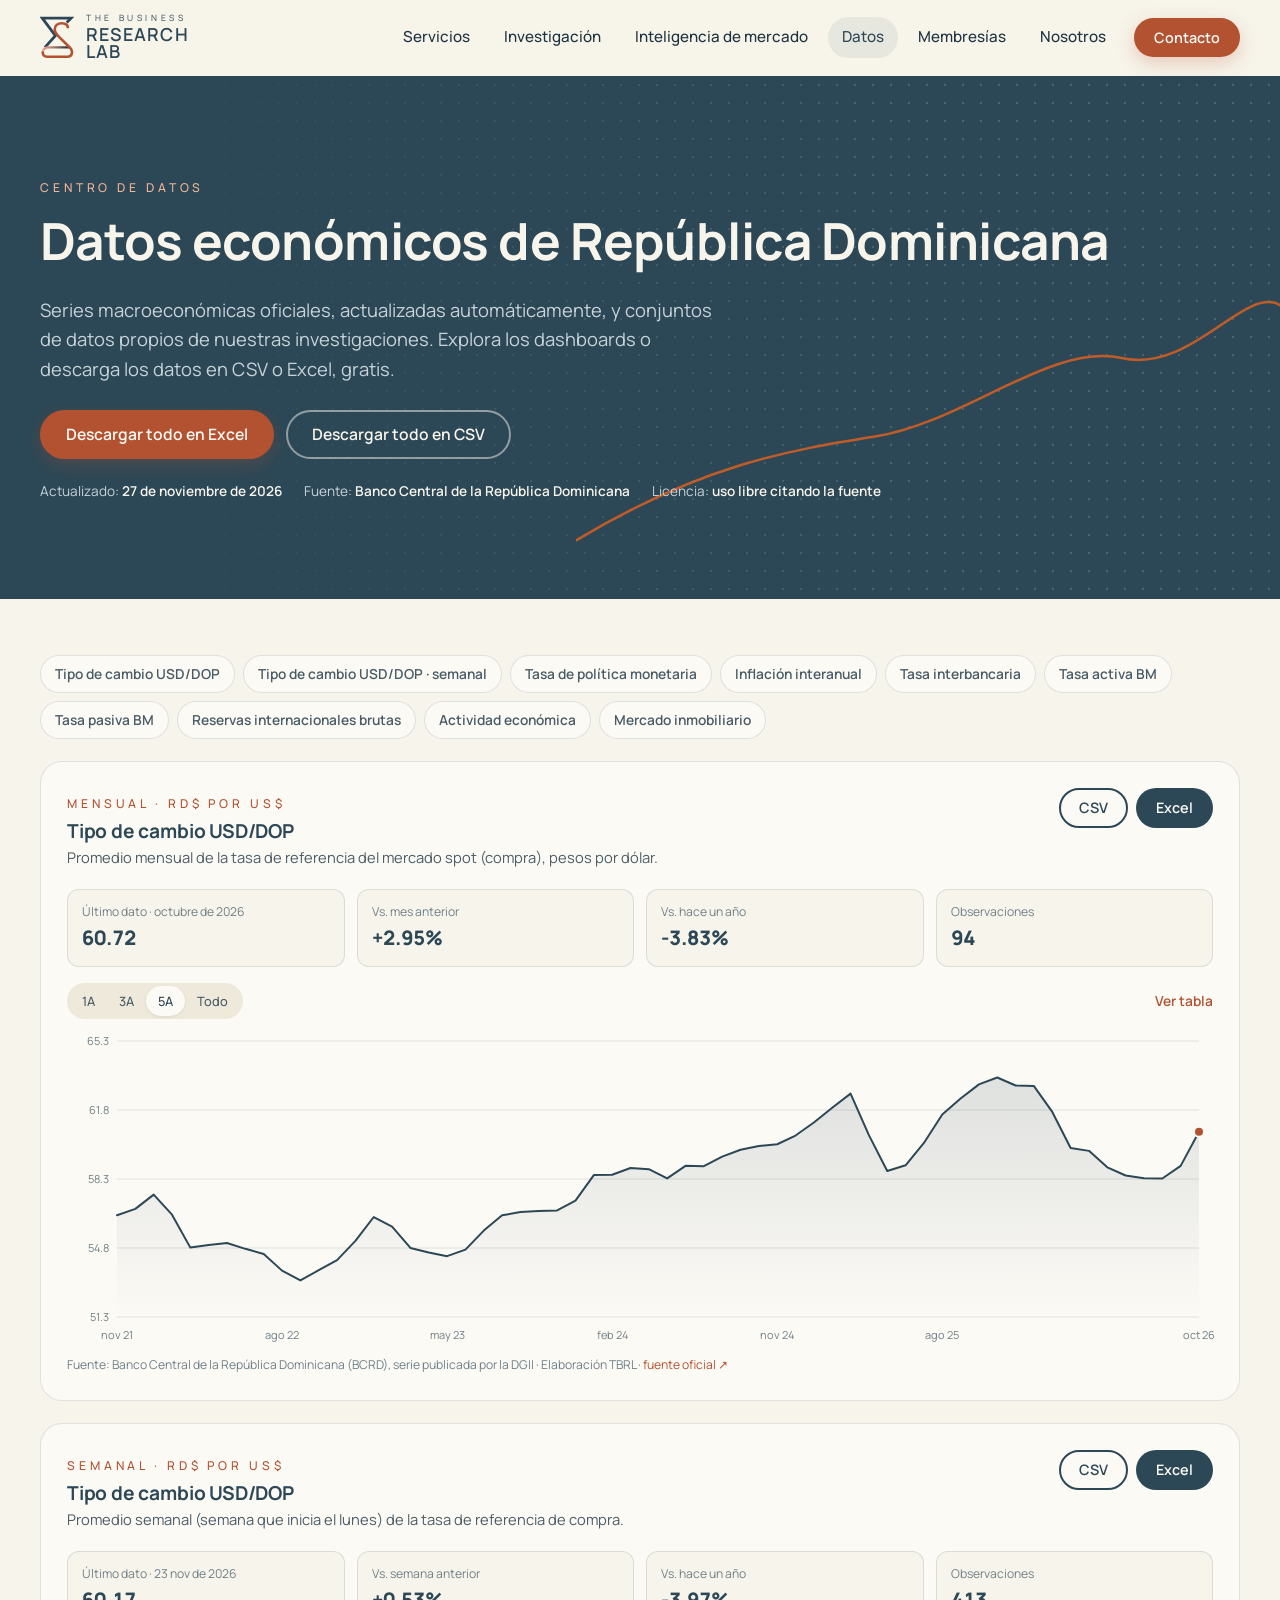
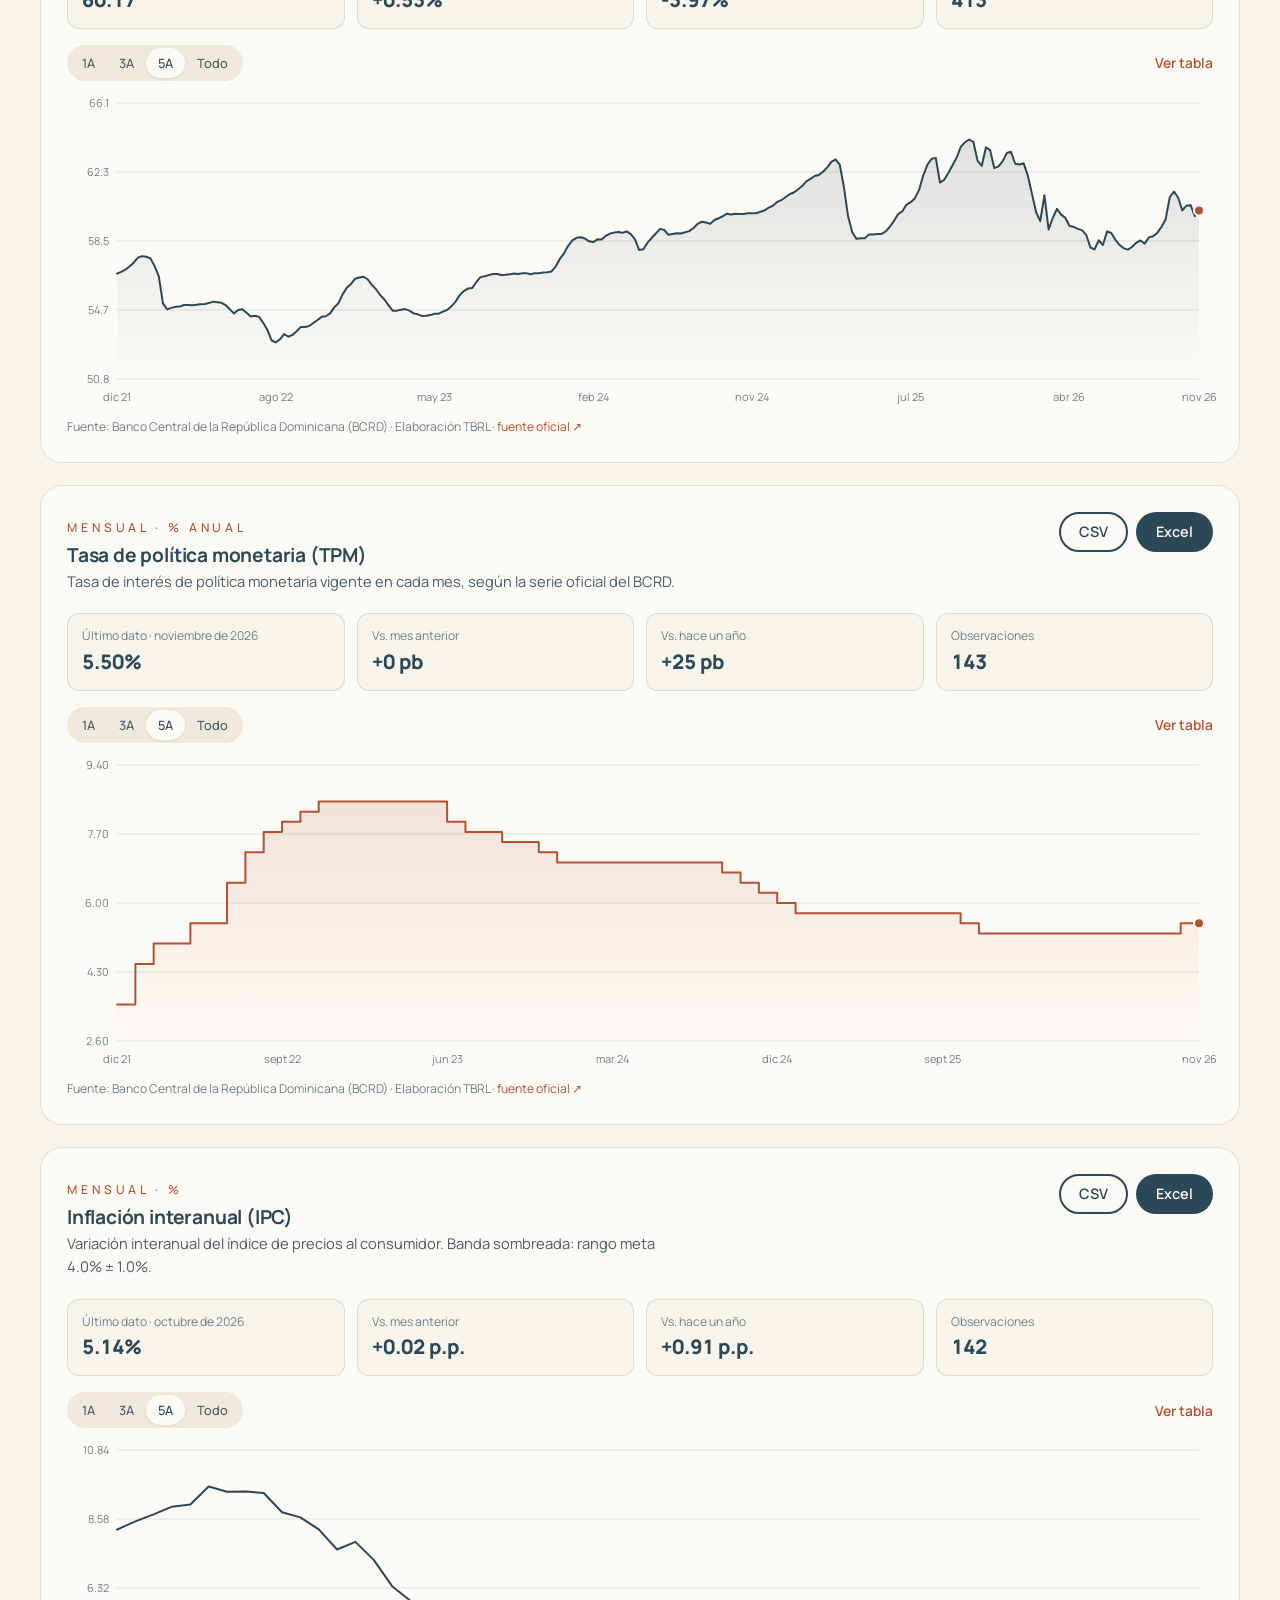
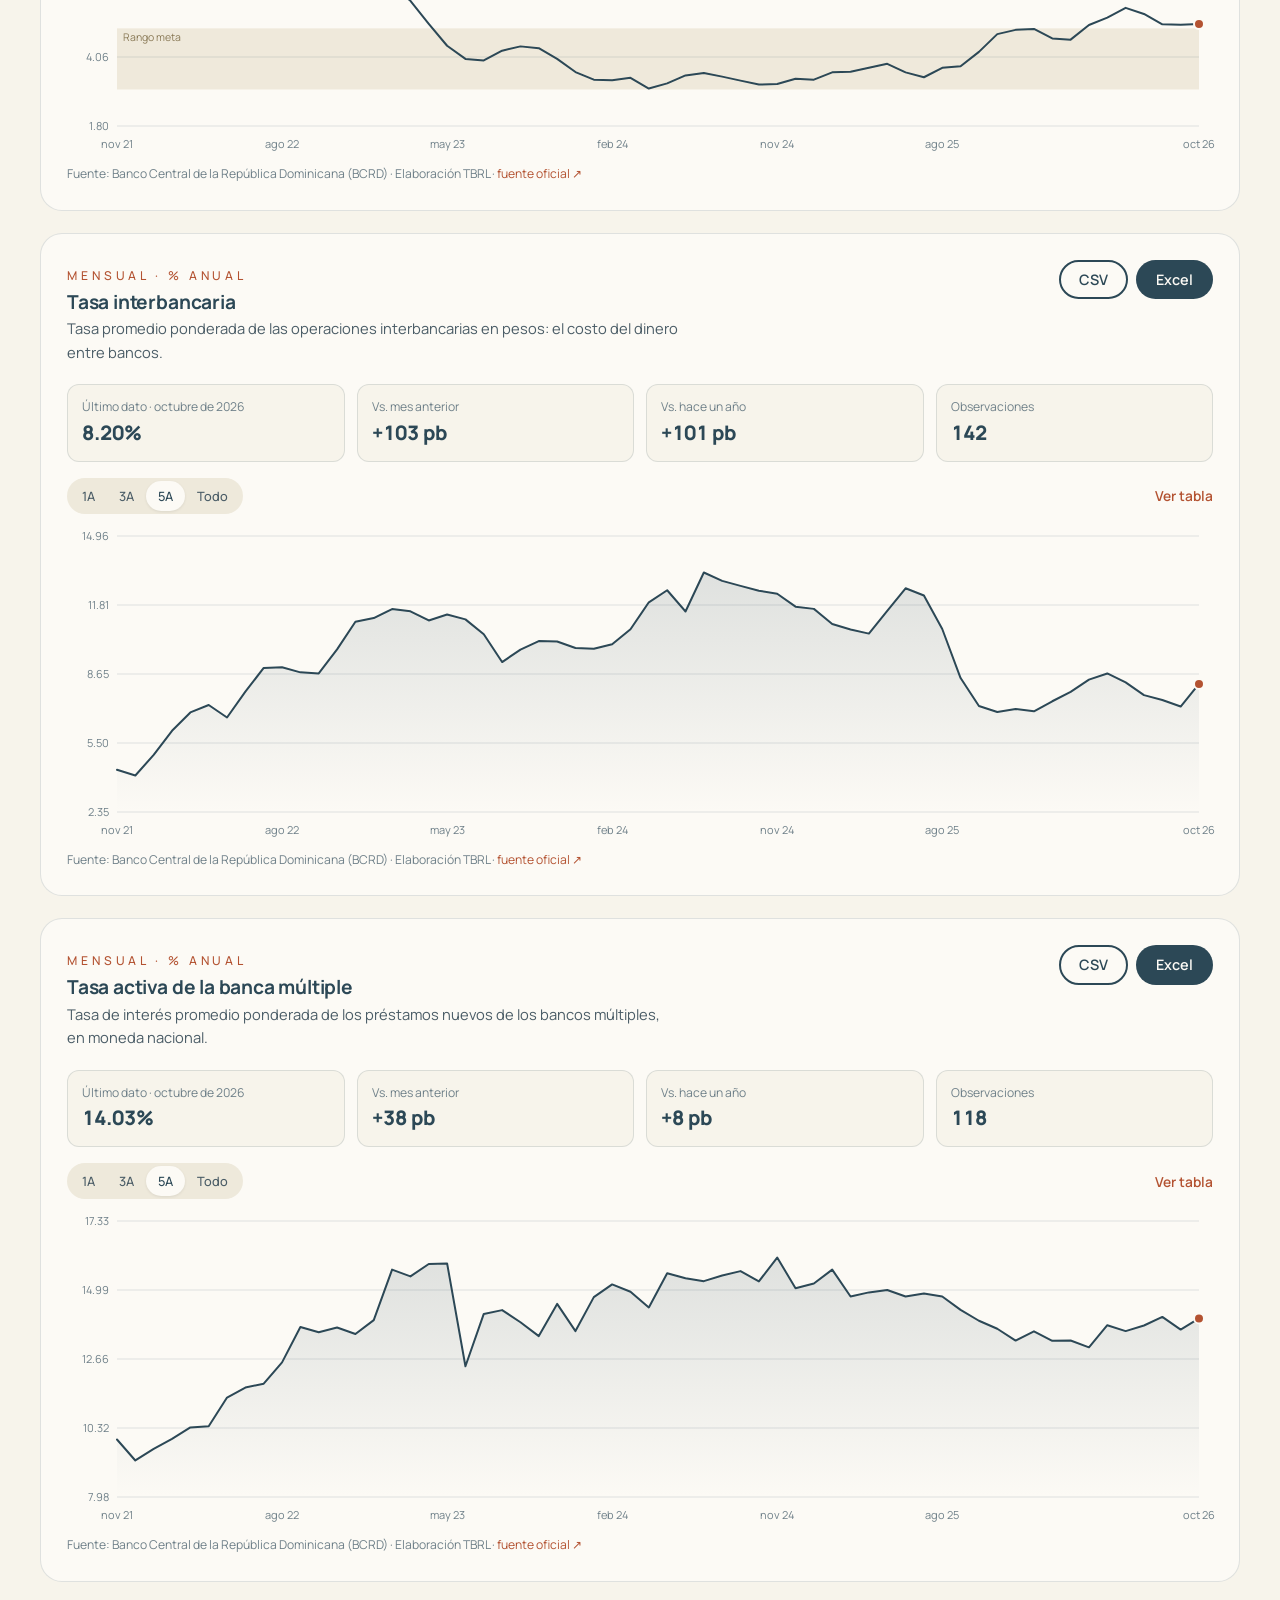
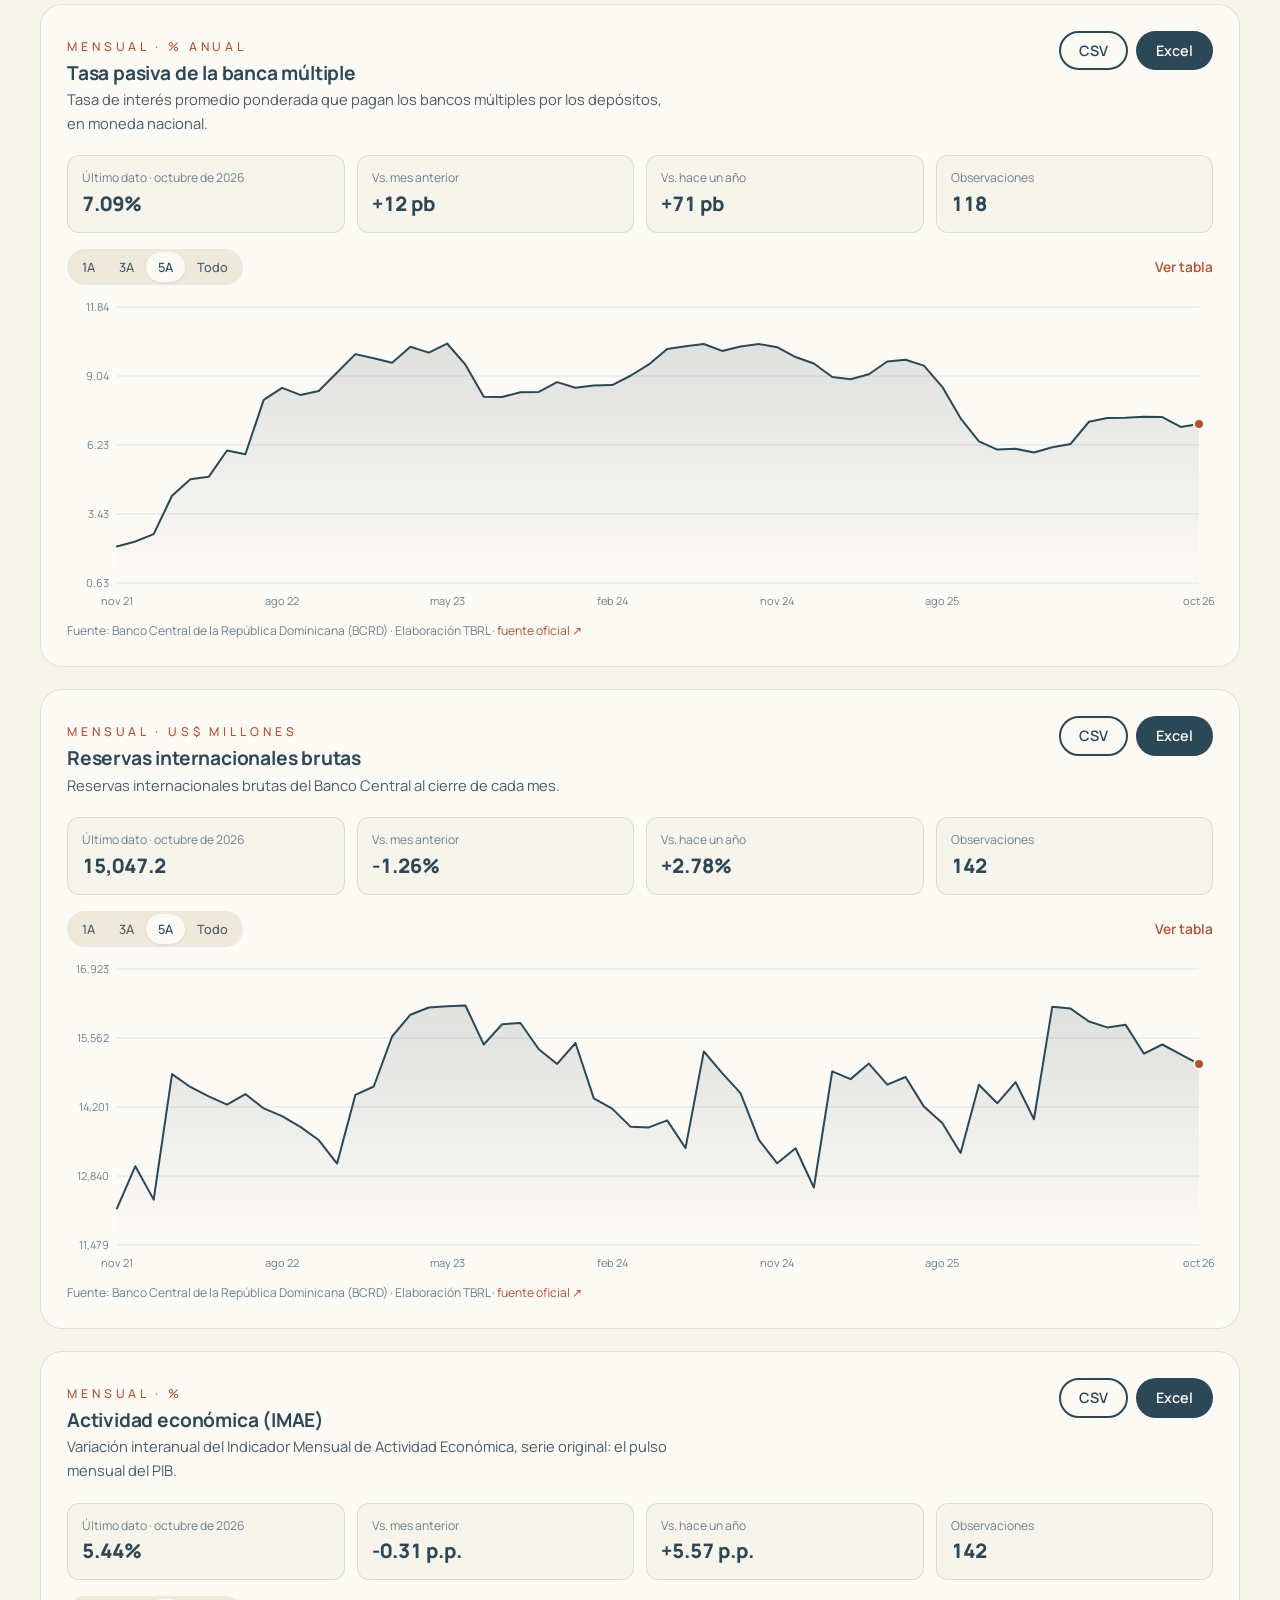
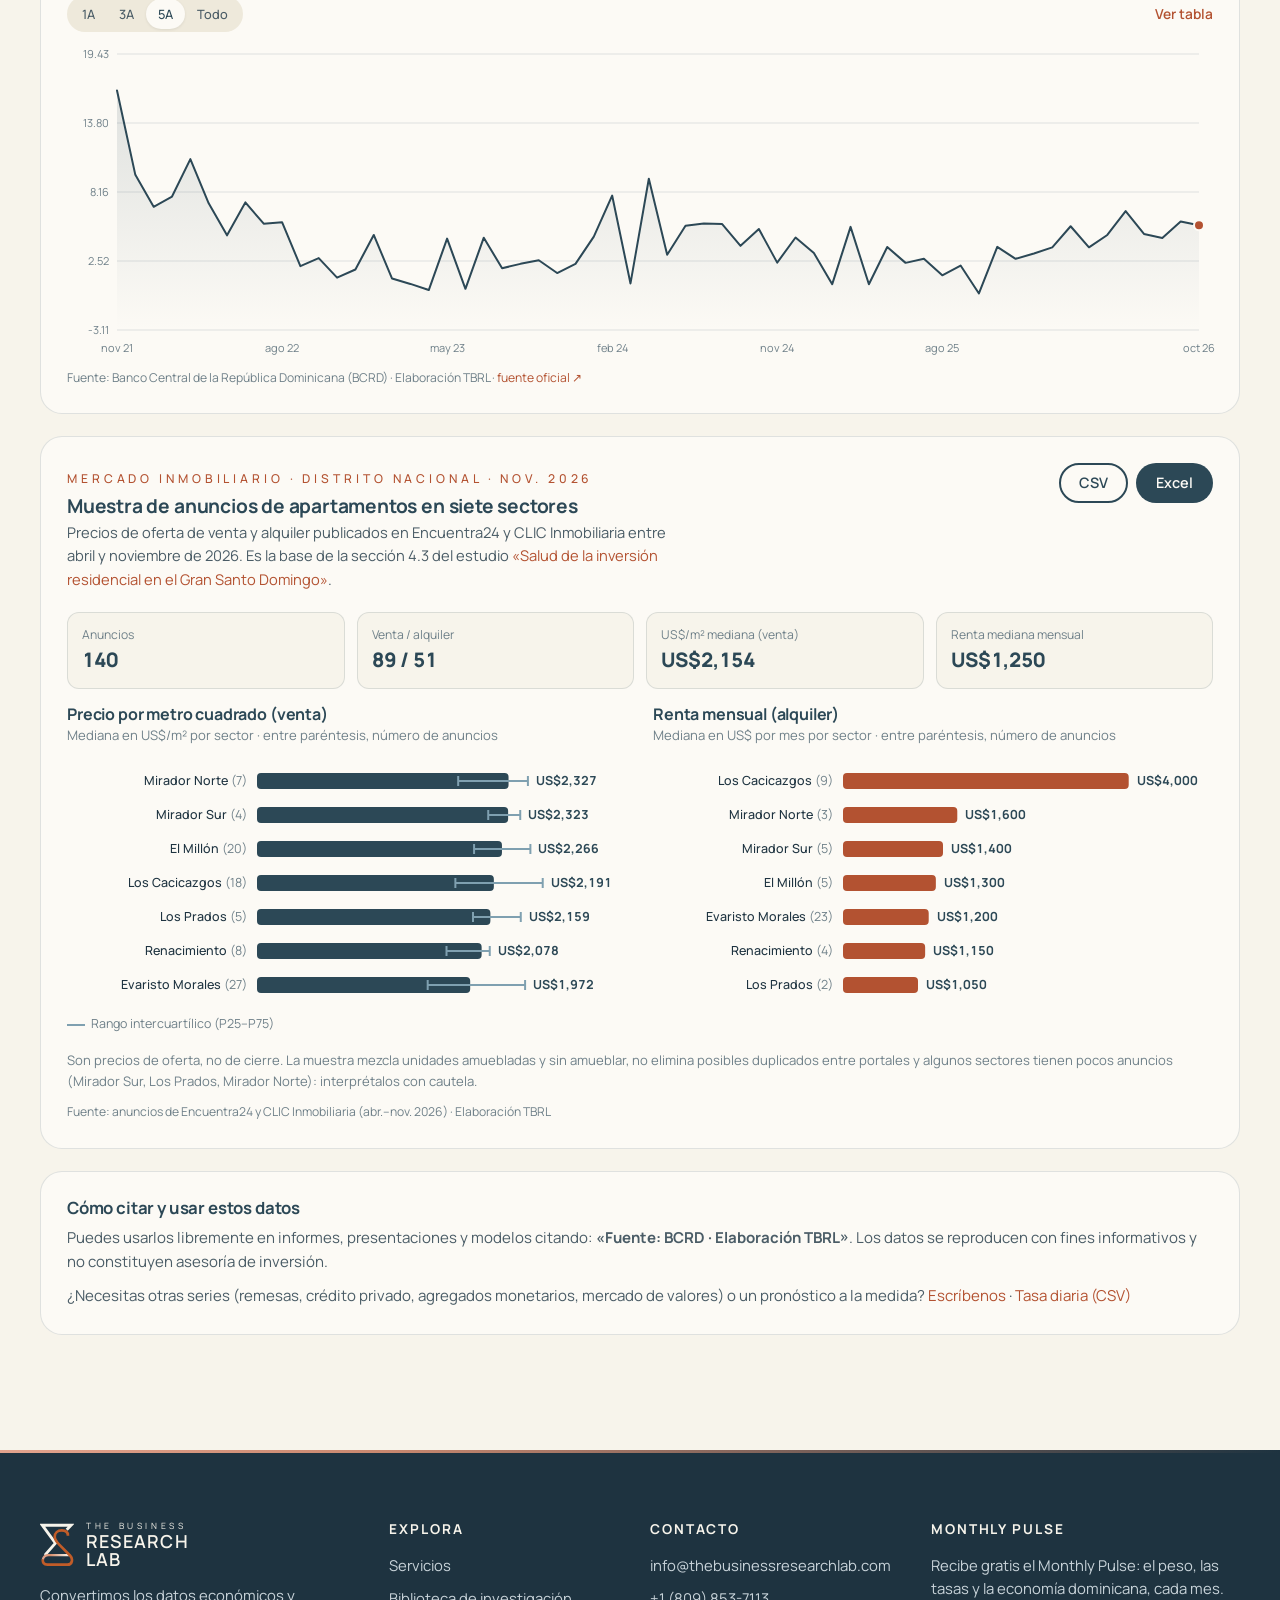
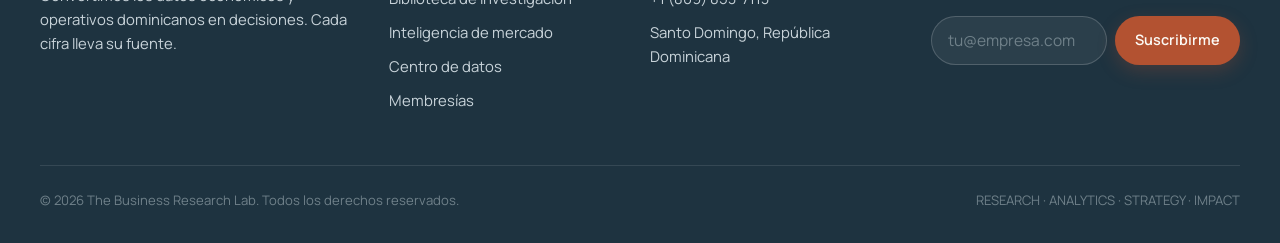
<file: public/datos.html>
<!DOCTYPE html>
<html lang="es-DO">
<head>
  <meta charset="utf-8">
  <meta name="viewport" content="width=device-width, initial-scale=1">
  <title>Centro de datos macroeconómicos de República Dominicana | The Business Research Lab</title>
  <meta name="description" content="Series históricas del tipo de cambio USD/DOP, la tasa de política monetaria, la inflación, las tasas de interés, las reservas internacionales y el IMAE, y datos del mercado inmobiliario de Santo Domingo. Dashboards interactivos y descarga gratuita en CSV y Excel.">
  <meta name="theme-color" content="#2C4856">
  <link rel="canonical" href="https://thebusinessresearchlab.com/datos.html">
  <meta property="og:type" content="website">
  <meta property="og:locale" content="es_DO">
  <meta property="og:site_name" content="The Business Research Lab">
  <meta property="og:title" content="Centro de datos macroeconómicos de República Dominicana | The Business Research Lab">
  <meta property="og:description" content="Series históricas del tipo de cambio USD/DOP, la tasa de política monetaria, la inflación, las tasas de interés, las reservas internacionales y el IMAE, y datos del mercado inmobiliario de Santo Domingo. Dashboards interactivos y descarga gratuita en CSV y Excel.">
  <meta property="og:image" content="https://thebusinessresearchlab.com/assets/img/og-image.png">
  <meta name="twitter:card" content="summary_large_image">
  <link rel="icon" href="favicon.svg" type="image/svg+xml">
  <link rel="apple-touch-icon" href="assets/img/apple-touch-icon.png">
  <link rel="preload" href="assets/fonts/manrope-latin-wght-normal.woff2" as="font" type="font/woff2" crossorigin>
  <link rel="stylesheet" href="css/styles.css">
</head>
<body>
<a class="skip-link" href="#main">Saltar al contenido</a>
<header class="site-header">
  <div class="wrap">
    <a class="brand" href="index.html" aria-label="The Business Research Lab — inicio">
      <img src="assets/img/logo-symbol.svg" alt="" width="30" height="38">
      <span class="brand-text"><small>THE BUSINESS</small><strong>RESEARCH</strong><strong>LAB</strong></span>
    </a>
    <button class="nav-toggle" aria-label="Abrir menú" aria-expanded="false" aria-controls="site-nav"><span></span></button>
    <nav class="nav" id="site-nav" aria-label="Principal">
      <a href="index.html#servicios">Servicios</a>
      <a href="investigacion.html">Investigación</a>
      <a href="mercados.html">Inteligencia de mercado</a>
      <a href="datos.html" aria-current="page">Datos</a>
      <a href="index.html#membresias">Membresías</a>
      <a href="index.html#nosotros">Nosotros</a>
      <a class="btn btn--primary btn--sm" href="index.html#contacto">Contacto</a>
    </nav>
  </div>
</header>

<main id="main">
<section class="page-hero" data-lines>
  <div class="wrap">
    <span class="eyebrow">Centro de datos</span>
    <h1>Datos económicos de República Dominicana</h1>
    <p class="lead">Series macroeconómicas oficiales, actualizadas automáticamente, y conjuntos de datos propios de nuestras investigaciones. Explora los dashboards o descarga los datos en CSV o Excel, gratis.</p>
    <div class="data-hero-actions">
      <a class="btn btn--primary" href="#" data-dl-all-xlsx download>Descargar todo en Excel</a>
      <a class="btn btn--ghost-light" href="#" data-dl-all-csv download>Descargar todo en CSV</a>
    </div>
    <div class="data-meta">
      <span>Actualizado: <strong data-datos-updated>—</strong></span>
      <span>Fuente: <strong>Banco Central de la República Dominicana</strong></span>
      <span>Licencia: <strong>uso libre citando la fuente</strong></span>
    </div>
  </div>
</section>
<section class="section" style="padding-top:56px">
  <div class="wrap">
    <div class="notice" data-weekly-note style="background:var(--ivory-200);color:var(--ink-2)"><svg viewBox="0 0 24 24" fill="none" stroke="currentColor" stroke-width="2" stroke-linecap="round"><circle cx="12" cy="12" r="9"/><path d="M12 11v6M12 7.5v.5"/></svg><p>La serie <strong>semanal</strong> del tipo de cambio se genera automáticamente a partir de la tasa diaria del BCRD. Aparecerá aquí después de la primera actualización automática.</p></div>
    <nav class="dataset-nav" data-datos-nav aria-label="Ir a una serie"></nav>
    <div class="datasets" data-datos></div>

    <article class="panel dataset reveal" id="mercado-inmobiliario" data-inmo style="margin-top:22px">
      <div class="dataset__head">
        <div>
          <span class="eyebrow" style="margin-bottom:6px">Mercado inmobiliario · Distrito Nacional · nov. 2026</span>
          <h3>Muestra de anuncios de apartamentos en siete sectores</h3>
          <p>Precios de oferta de venta y alquiler publicados en Encuentra24 y CLIC Inmobiliaria entre abril y noviembre de 2026. Es la base de la sección 4.3 del estudio <a href="investigacion.html">«Salud de la inversión residencial en el Gran Santo Domingo»</a>.</p>
        </div>
        <div class="dataset__dl">
          <a class="btn btn--ghost btn--sm" href="#" data-inmo-csv download>CSV</a>
          <a class="btn btn--slate btn--sm" href="#" data-inmo-xlsx download>Excel</a>
        </div>
      </div>
      <div class="dataset__kpis" data-inmo-kpis></div>
      <div class="inmo-grid">
        <div>
          <h4>Precio por metro cuadrado (venta)</h4>
          <p class="sub">Mediana en US$/m² por sector · entre paréntesis, número de anuncios</p>
          <div class="hbars" data-inmo-m2></div>
          <div class="legend-inline"><span><i></i>Rango intercuartílico (P25–P75)</span></div>
        </div>
        <div>
          <h4>Renta mensual (alquiler)</h4>
          <p class="sub">Mediana en US$ por mes por sector · entre paréntesis, número de anuncios</p>
          <div class="hbars" data-inmo-rent></div>
        </div>
      </div>
      <p class="inmo-note">Son precios de oferta, no de cierre. La muestra mezcla unidades amuebladas y sin amueblar, no elimina posibles duplicados entre portales y algunos sectores tienen pocos anuncios (Mirador Sur, Los Prados, Mirador Norte): interprétalos con cautela.</p>
      <p class="source">Fuente: anuncios de Encuentra24 y CLIC Inmobiliaria (abr.–nov. 2026) · Elaboración TBRL</p>
    </article>
    <div class="panel reveal" style="margin-top:22px">
      <h3 style="font-size:1.05rem">Cómo citar y usar estos datos</h3>
      <p style="color:var(--ink-2);font-size:.94rem;margin:6px 0 10px">Puedes usarlos libremente en informes, presentaciones y modelos citando: <strong>«Fuente: BCRD · Elaboración TBRL»</strong>. Los datos se reproducen con fines informativos y no constituyen asesoría de inversión.</p>
      <p style="color:var(--ink-2);font-size:.94rem;margin:0">¿Necesitas otras series (remesas, crédito privado, agregados monetarios, mercado de valores) o un pronóstico a la medida? <a href="index.html#contacto">Escríbenos</a> · <a href="#" data-dl-daily download>Tasa diaria (CSV)</a></p>
    </div>
  </div>
</section>
</main>
<footer class="site-footer">
  <div class="wrap">
    <div class="footer-grid">
      <div>
        <a class="brand" href="index.html" aria-label="The Business Research Lab — inicio">
          <img src="assets/img/logo-symbol-light.svg" alt="" width="30" height="38">
          <span class="brand-text"><small>THE BUSINESS</small><strong>RESEARCH</strong><strong>LAB</strong></span>
        </a>
        <p>Convertimos los datos económicos y operativos dominicanos en decisiones. Cada cifra lleva su fuente.</p>
      </div>
      <div>
        <h4>Explora</h4>
        <ul>
          <li><a href="index.html#servicios">Servicios</a></li>
          <li><a href="investigacion.html">Biblioteca de investigación</a></li>
          <li><a href="mercados.html">Inteligencia de mercado</a></li>
          <li><a href="datos.html">Centro de datos</a></li>
          <li><a href="index.html#membresias">Membresías</a></li>
        </ul>
      </div>
      <div>
        <h4>Contacto</h4>
        <ul>
          <li><a data-cfg-email href="#"></a></li>
          <li data-cfg-wrap><a data-cfg-phone href="#"></a></li>
          <li data-cfg-wrap><a data-cfg-linkedin href="#" target="_blank" rel="noopener">LinkedIn</a></li>
          <li><span data-cfg-location></span></li>
        </ul>
      </div>
      <div>
        <h4>Monthly Pulse</h4>
        <p>Recibe gratis el Monthly Pulse: el peso, las tasas y la economía dominicana, cada mes.</p>
        <form class="js-ajax" name="newsletter" method="POST" data-netlify="true" netlify-honeypot="bot-field" data-success="¡Listo! Ya estás suscrito al Monthly Pulse.">
          <input type="hidden" name="form-name" value="newsletter">
          <p class="hp"><label>No llenar <input name="bot-field"></label></p>
          <div class="newsletter">
            <label class="hp" for="nl-email-datos">Correo</label>
            <input id="nl-email-datos" type="email" name="email" placeholder="tu@empresa.com" required autocomplete="email">
            <button class="btn btn--primary btn--sm" type="submit">Suscribirme</button>
          </div>
          <p class="form-status" role="status"></p>
        </form>
      </div>
    </div>
    <div class="footer-bottom">
      <span>© <span data-year></span> The Business Research Lab. Todos los derechos reservados.</span>
      <span>RESEARCH · ANALYTICS · STRATEGY · IMPACT</span>
    </div>
  </div>
</footer>
<script src="js/config.js"></script>
<script src="js/main.js" defer></script>
</body>
</html>
</file>
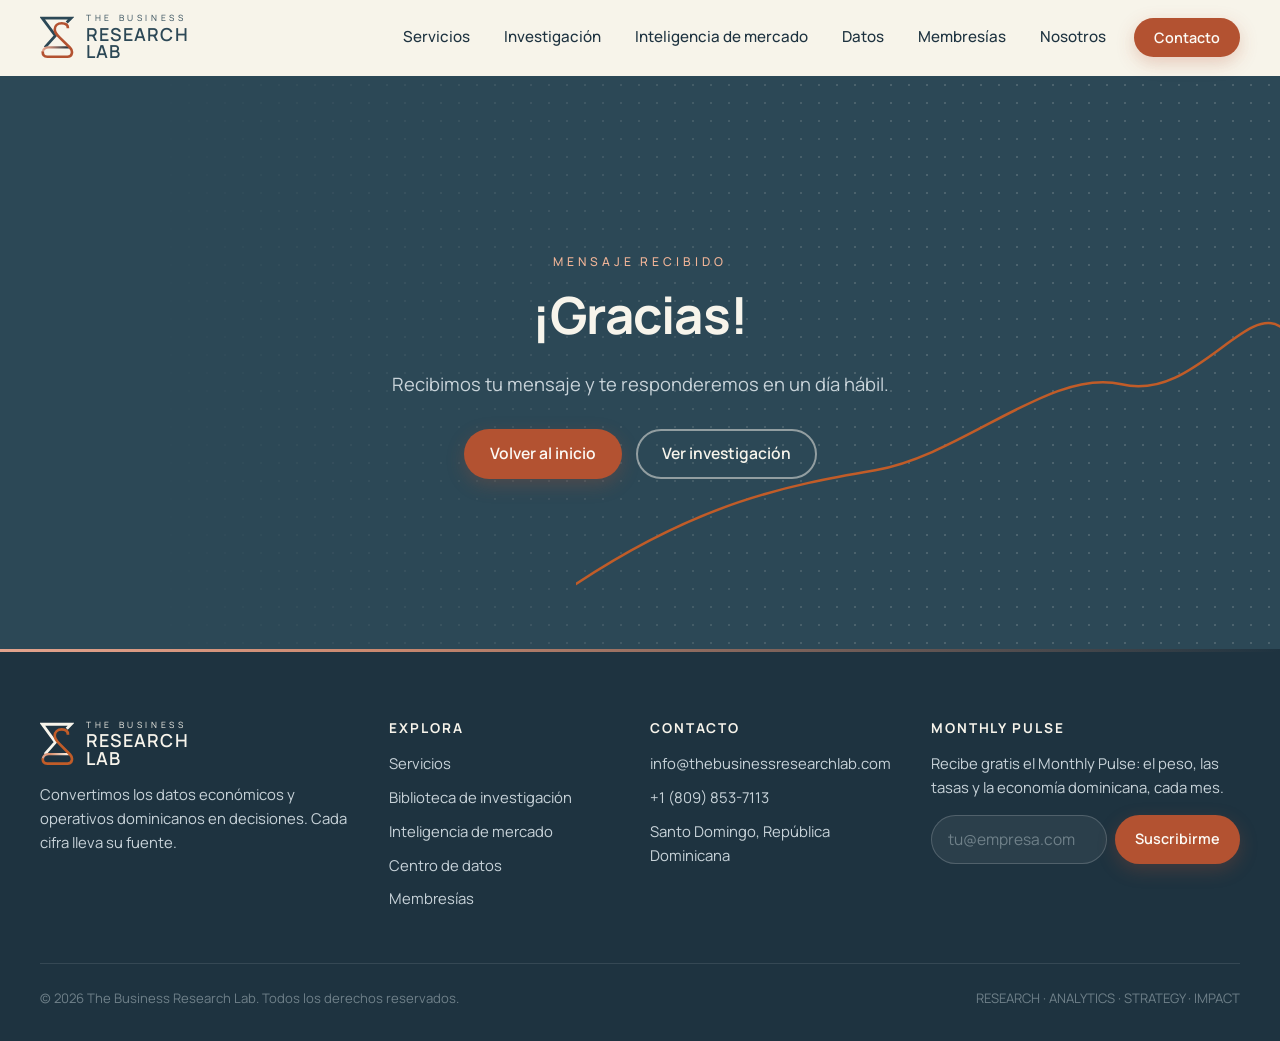
<file: public/gracias.html>
<!DOCTYPE html>
<html lang="es-DO">
<head>
  <meta charset="utf-8">
  <meta name="viewport" content="width=device-width, initial-scale=1">
  <title>Gracias — The Business Research Lab</title>
  <meta name="description" content="Recibimos tu mensaje y te responderemos en un día hábil.">
  <meta name="theme-color" content="#2C4856">
  <meta name="robots" content="noindex">
  <link rel="canonical" href="https://thebusinessresearchlab.com/gracias.html">
  <meta property="og:type" content="website">
  <meta property="og:locale" content="es_DO">
  <meta property="og:site_name" content="The Business Research Lab">
  <meta property="og:title" content="Gracias — The Business Research Lab">
  <meta property="og:description" content="Recibimos tu mensaje y te responderemos en un día hábil.">
  <meta property="og:image" content="https://thebusinessresearchlab.com/assets/img/og-image.png">
  <meta name="twitter:card" content="summary_large_image">
  <link rel="icon" href="favicon.svg" type="image/svg+xml">
  <link rel="apple-touch-icon" href="assets/img/apple-touch-icon.png">
  <link rel="preload" href="assets/fonts/manrope-latin-wght-normal.woff2" as="font" type="font/woff2" crossorigin>
  <link rel="stylesheet" href="css/styles.css">
</head>
<body>
<a class="skip-link" href="#main">Saltar al contenido</a>
<header class="site-header">
  <div class="wrap">
    <a class="brand" href="index.html" aria-label="The Business Research Lab — inicio">
      <img src="assets/img/logo-symbol.svg" alt="" width="30" height="38">
      <span class="brand-text"><small>THE BUSINESS</small><strong>RESEARCH</strong><strong>LAB</strong></span>
    </a>
    <button class="nav-toggle" aria-label="Abrir menú" aria-expanded="false" aria-controls="site-nav"><span></span></button>
    <nav class="nav" id="site-nav" aria-label="Principal">
      <a href="index.html#servicios">Servicios</a>
      <a href="investigacion.html">Investigación</a>
      <a href="mercados.html">Inteligencia de mercado</a>
      <a href="datos.html">Datos</a>
      <a href="index.html#membresias">Membresías</a>
      <a href="index.html#nosotros">Nosotros</a>
      <a class="btn btn--primary btn--sm" href="index.html#contacto">Contacto</a>
    </nav>
  </div>
</header>

<main id="main">
<section class="page-hero" data-lines style="padding:clamp(90px,14vw,170px) 0">
  <div class="wrap" style="text-align:center">
    <span class="eyebrow">Mensaje recibido</span>
    <h1>¡Gracias!</h1>
    <p class="lead" style="margin:0 auto 30px">Recibimos tu mensaje y te responderemos en un día hábil.</p>
    <div class="hero-actions" style="justify-content:center">
      <a class="btn btn--primary" href="index.html">Volver al inicio</a>
      <a class="btn btn--ghost-light" href="investigacion.html">Ver investigación</a>
    </div>
  </div>
</section>
</main>
<footer class="site-footer">
  <div class="wrap">
    <div class="footer-grid">
      <div>
        <a class="brand" href="index.html" aria-label="The Business Research Lab — inicio">
          <img src="assets/img/logo-symbol-light.svg" alt="" width="30" height="38">
          <span class="brand-text"><small>THE BUSINESS</small><strong>RESEARCH</strong><strong>LAB</strong></span>
        </a>
        <p>Convertimos los datos económicos y operativos dominicanos en decisiones. Cada cifra lleva su fuente.</p>
      </div>
      <div>
        <h4>Explora</h4>
        <ul>
          <li><a href="index.html#servicios">Servicios</a></li>
          <li><a href="investigacion.html">Biblioteca de investigación</a></li>
          <li><a href="mercados.html">Inteligencia de mercado</a></li>
          <li><a href="datos.html">Centro de datos</a></li>
          <li><a href="index.html#membresias">Membresías</a></li>
        </ul>
      </div>
      <div>
        <h4>Contacto</h4>
        <ul>
          <li><a data-cfg-email href="#"></a></li>
          <li data-cfg-wrap><a data-cfg-phone href="#"></a></li>
          <li data-cfg-wrap><a data-cfg-linkedin href="#" target="_blank" rel="noopener">LinkedIn</a></li>
          <li><span data-cfg-location></span></li>
        </ul>
      </div>
      <div>
        <h4>Monthly Pulse</h4>
        <p>Recibe gratis el Monthly Pulse: el peso, las tasas y la economía dominicana, cada mes.</p>
        <form class="js-ajax" name="newsletter" method="POST" data-netlify="true" netlify-honeypot="bot-field" data-success="¡Listo! Ya estás suscrito al Monthly Pulse.">
          <input type="hidden" name="form-name" value="newsletter">
          <p class="hp"><label>No llenar <input name="bot-field"></label></p>
          <div class="newsletter">
            <label class="hp" for="nl-email-gracias">Correo</label>
            <input id="nl-email-gracias" type="email" name="email" placeholder="tu@empresa.com" required autocomplete="email">
            <button class="btn btn--primary btn--sm" type="submit">Suscribirme</button>
          </div>
          <p class="form-status" role="status"></p>
        </form>
      </div>
    </div>
    <div class="footer-bottom">
      <span>© <span data-year></span> The Business Research Lab. Todos los derechos reservados.</span>
      <span>RESEARCH · ANALYTICS · STRATEGY · IMPACT</span>
    </div>
  </div>
</footer>
<script src="js/config.js"></script>
<script src="js/main.js" defer></script>
</body>
</html>
</file>
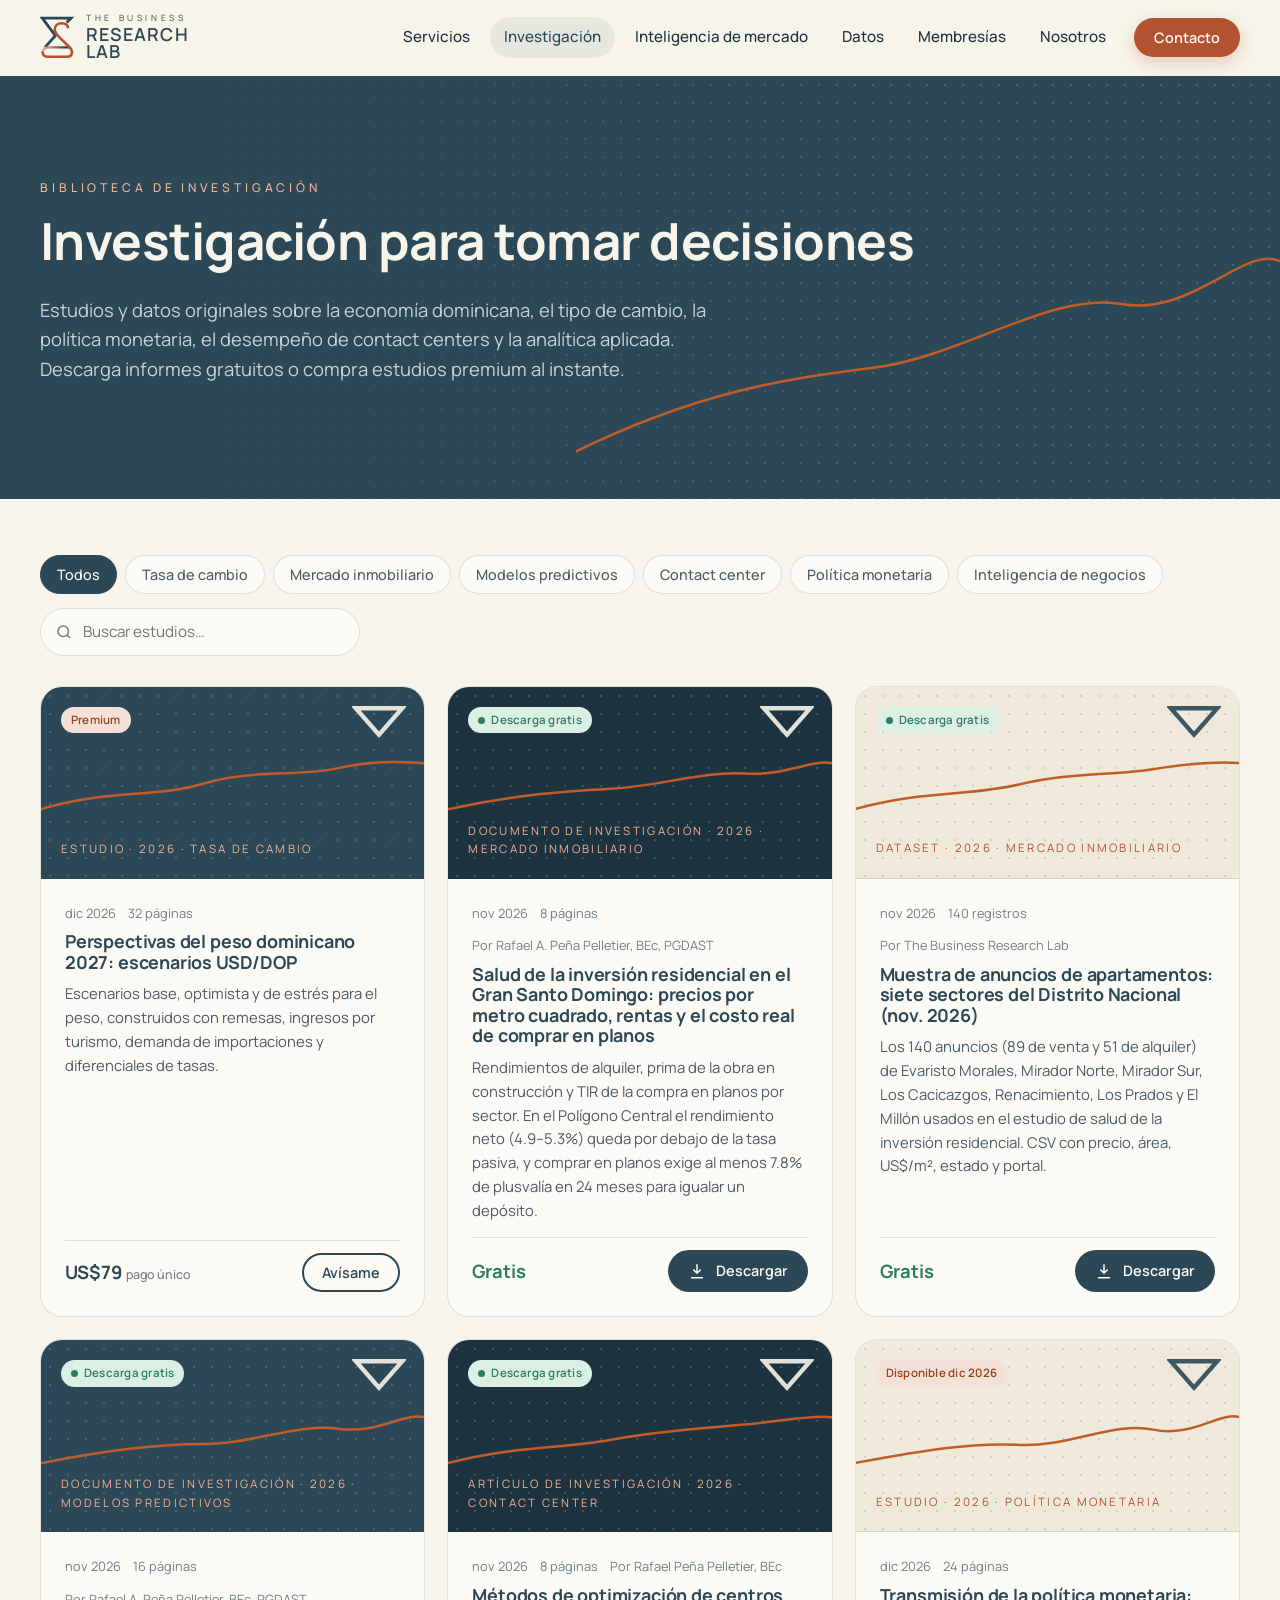
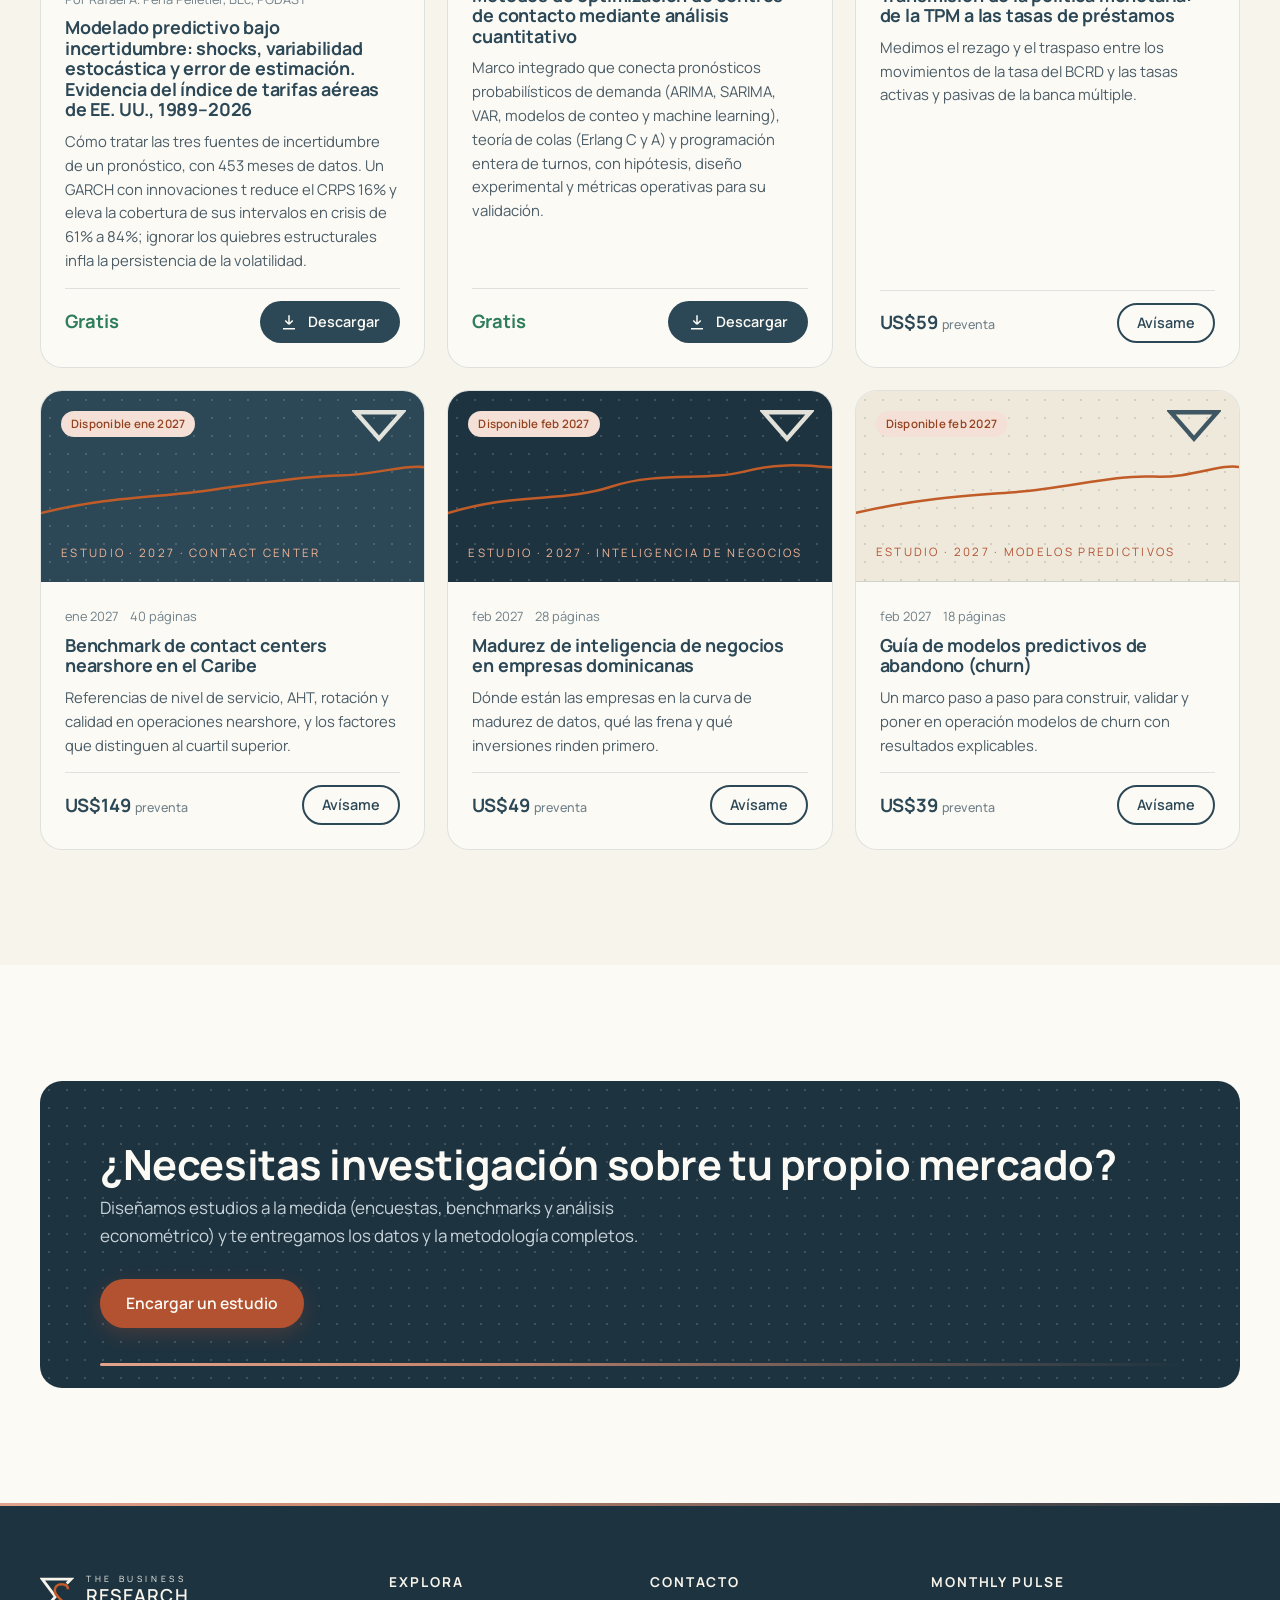
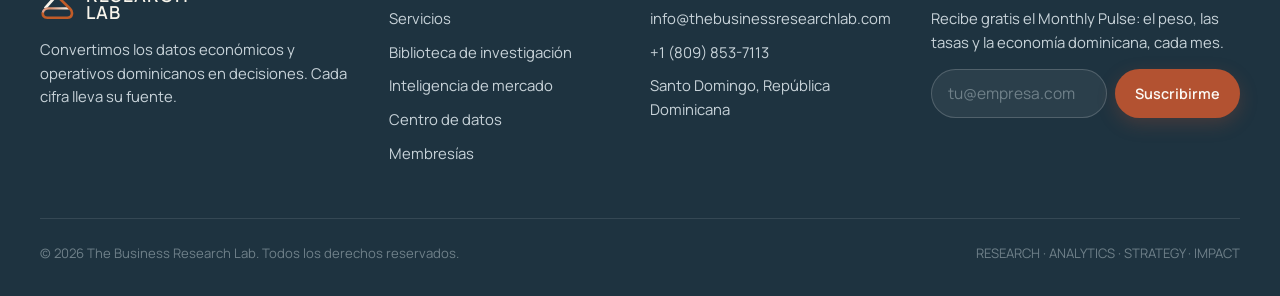
<file: public/investigacion.html>
<!DOCTYPE html>
<html lang="es-DO">
<head>
  <meta charset="utf-8">
  <meta name="viewport" content="width=device-width, initial-scale=1">
  <title>Biblioteca de investigación — The Business Research Lab</title>
  <meta name="description" content="Estudios gratuitos y premium sobre la economía dominicana, el tipo de cambio, la política monetaria, los contact centers y la analítica aplicada.">
  <meta name="theme-color" content="#2C4856">
  <link rel="canonical" href="https://thebusinessresearchlab.com/investigacion.html">
  <meta property="og:type" content="website">
  <meta property="og:locale" content="es_DO">
  <meta property="og:site_name" content="The Business Research Lab">
  <meta property="og:title" content="Biblioteca de investigación — The Business Research Lab">
  <meta property="og:description" content="Estudios gratuitos y premium sobre la economía dominicana, el tipo de cambio, la política monetaria, los contact centers y la analítica aplicada.">
  <meta property="og:image" content="https://thebusinessresearchlab.com/assets/img/og-image.png">
  <meta name="twitter:card" content="summary_large_image">
  <link rel="icon" href="favicon.svg" type="image/svg+xml">
  <link rel="apple-touch-icon" href="assets/img/apple-touch-icon.png">
  <link rel="preload" href="assets/fonts/manrope-latin-wght-normal.woff2" as="font" type="font/woff2" crossorigin>
  <link rel="stylesheet" href="css/styles.css">
</head>
<body>
<a class="skip-link" href="#main">Saltar al contenido</a>
<header class="site-header">
  <div class="wrap">
    <a class="brand" href="index.html" aria-label="The Business Research Lab — inicio">
      <img src="assets/img/logo-symbol.svg" alt="" width="30" height="38">
      <span class="brand-text"><small>THE BUSINESS</small><strong>RESEARCH</strong><strong>LAB</strong></span>
    </a>
    <button class="nav-toggle" aria-label="Abrir menú" aria-expanded="false" aria-controls="site-nav"><span></span></button>
    <nav class="nav" id="site-nav" aria-label="Principal">
      <a href="index.html#servicios">Servicios</a>
      <a href="investigacion.html" aria-current="page">Investigación</a>
      <a href="mercados.html">Inteligencia de mercado</a>
      <a href="datos.html">Datos</a>
      <a href="index.html#membresias">Membresías</a>
      <a href="index.html#nosotros">Nosotros</a>
      <a class="btn btn--primary btn--sm" href="index.html#contacto">Contacto</a>
    </nav>
  </div>
</header>

<main id="main">
<section class="page-hero" data-lines>
  <div class="wrap">
    <span class="eyebrow">Biblioteca de investigación</span>
    <h1>Investigación para tomar decisiones</h1>
    <p class="lead">Estudios y datos originales sobre la economía dominicana, el tipo de cambio, la política monetaria, el desempeño de contact centers y la analítica aplicada. Descarga informes gratuitos o compra estudios premium al instante.</p>
  </div>
</section>
<section class="section" style="padding-top:56px">
  <div class="wrap">
    <div class="toolbar">
      <div class="filters" data-research-filters role="group" aria-label="Filtrar por tema"></div>
      <div class="search">
        <svg viewBox="0 0 24 24" fill="none" stroke="currentColor" stroke-width="2"><circle cx="11" cy="11" r="7"/><path d="M20 20l-3.5-3.5"/></svg>
        <label class="hp" for="research-search">Buscar estudios</label>
        <input id="research-search" type="search" placeholder="Buscar estudios…" data-research-search>
      </div>
    </div>
    <div class="research-grid" data-research-list></div>
  </div>
</section>
<section class="section section--paper">
  <div class="wrap">
    <div class="cta-band reveal">
      <div>
        <h2>¿Necesitas investigación sobre tu propio mercado?</h2>
        <p>Diseñamos estudios a la medida (encuestas, benchmarks y análisis econométrico) y te entregamos los datos y la metodología completos.</p>
      </div>
      <a class="btn btn--primary" href="index.html#contacto">Encargar un estudio</a>
    </div>
  </div>
</section>
</main>
<div class="modal" id="download-modal" aria-hidden="true" role="dialog" aria-modal="true" aria-labelledby="download-h">
  <div class="modal__backdrop" data-close-modal></div>
  <div class="modal__dialog">
    <button class="modal__close" data-close-modal aria-label="Cerrar">×</button>
    <span class="eyebrow">Descarga gratis</span>
    <h3 id="download-h">«<span id="download-title"></span>»</h3>
    <p class="lead" style="font-size:1rem">Dinos a dónde enviarte nuevas investigaciones y tu descarga comenzará de inmediato.</p>
    <form id="download-form" class="js-ajax" name="free-download" method="POST" data-netlify="true" netlify-honeypot="bot-field">
      <input type="hidden" name="form-name" value="free-download">
      <input type="hidden" name="study" value="">
      <p class="hp"><label>No llenar <input name="bot-field"></label></p>
      <div class="form-grid">
        <div class="field"><label for="dl-name">Nombre</label><input id="dl-name" name="name" required autocomplete="name"></div>
        <div class="field"><label for="dl-company">Empresa</label><input id="dl-company" name="company" autocomplete="organization"></div>
        <div class="field full"><label for="dl-email">Correo de trabajo</label><input id="dl-email" type="email" name="email" required autocomplete="email"></div>
      </div>
      <button class="btn btn--primary btn--block" type="submit" style="margin-top:18px">Descargar ahora</button>
      <p class="form-note">También te suscribiremos al Monthly Pulse gratuito. Puedes darte de baja cuando quieras.</p>
      <p class="form-status" role="status"></p>
    </form>
  </div>
</div>
<div class="modal" id="notify-modal" aria-hidden="true" role="dialog" aria-modal="true" aria-labelledby="notify-h">
  <div class="modal__backdrop" data-close-modal></div>
  <div class="modal__dialog">
    <button class="modal__close" data-close-modal aria-label="Cerrar">×</button>
    <span class="eyebrow">Estudio premium</span>
    <h3 id="notify-h">«<span id="notify-title"></span>»</h3>
    <p class="lead" style="font-size:1rem">Sé el primero en saber cuándo se publique. Los suscriptores reciben precio de lanzamiento.</p>
    <form id="notify-form" class="js-ajax" name="study-waitlist" method="POST" data-netlify="true" netlify-honeypot="bot-field" data-success="¡Estás en la lista! Te escribiremos en cuanto esté disponible.">
      <input type="hidden" name="form-name" value="study-waitlist">
      <input type="hidden" name="study" value="">
      <p class="hp"><label>No llenar <input name="bot-field"></label></p>
      <div class="form-grid">
        <div class="field"><label for="nt-name">Nombre</label><input id="nt-name" name="name" required autocomplete="name"></div>
        <div class="field"><label for="nt-email">Correo de trabajo</label><input id="nt-email" type="email" name="email" required autocomplete="email"></div>
      </div>
      <button class="btn btn--primary btn--block" type="submit" style="margin-top:18px">Avísame</button>
      <p class="form-status" role="status"></p>
    </form>
  </div>
</div>
<footer class="site-footer">
  <div class="wrap">
    <div class="footer-grid">
      <div>
        <a class="brand" href="index.html" aria-label="The Business Research Lab — inicio">
          <img src="assets/img/logo-symbol-light.svg" alt="" width="30" height="38">
          <span class="brand-text"><small>THE BUSINESS</small><strong>RESEARCH</strong><strong>LAB</strong></span>
        </a>
        <p>Convertimos los datos económicos y operativos dominicanos en decisiones. Cada cifra lleva su fuente.</p>
      </div>
      <div>
        <h4>Explora</h4>
        <ul>
          <li><a href="index.html#servicios">Servicios</a></li>
          <li><a href="investigacion.html">Biblioteca de investigación</a></li>
          <li><a href="mercados.html">Inteligencia de mercado</a></li>
          <li><a href="datos.html">Centro de datos</a></li>
          <li><a href="index.html#membresias">Membresías</a></li>
        </ul>
      </div>
      <div>
        <h4>Contacto</h4>
        <ul>
          <li><a data-cfg-email href="#"></a></li>
          <li data-cfg-wrap><a data-cfg-phone href="#"></a></li>
          <li data-cfg-wrap><a data-cfg-linkedin href="#" target="_blank" rel="noopener">LinkedIn</a></li>
          <li><span data-cfg-location></span></li>
        </ul>
      </div>
      <div>
        <h4>Monthly Pulse</h4>
        <p>Recibe gratis el Monthly Pulse: el peso, las tasas y la economía dominicana, cada mes.</p>
        <form class="js-ajax" name="newsletter" method="POST" data-netlify="true" netlify-honeypot="bot-field" data-success="¡Listo! Ya estás suscrito al Monthly Pulse.">
          <input type="hidden" name="form-name" value="newsletter">
          <p class="hp"><label>No llenar <input name="bot-field"></label></p>
          <div class="newsletter">
            <label class="hp" for="nl-email-investigacion">Correo</label>
            <input id="nl-email-investigacion" type="email" name="email" placeholder="tu@empresa.com" required autocomplete="email">
            <button class="btn btn--primary btn--sm" type="submit">Suscribirme</button>
          </div>
          <p class="form-status" role="status"></p>
        </form>
      </div>
    </div>
    <div class="footer-bottom">
      <span>© <span data-year></span> The Business Research Lab. Todos los derechos reservados.</span>
      <span>RESEARCH · ANALYTICS · STRATEGY · IMPACT</span>
    </div>
  </div>
</footer>
<script src="js/config.js"></script>
<script src="js/main.js" defer></script>
</body>
</html>
</file>
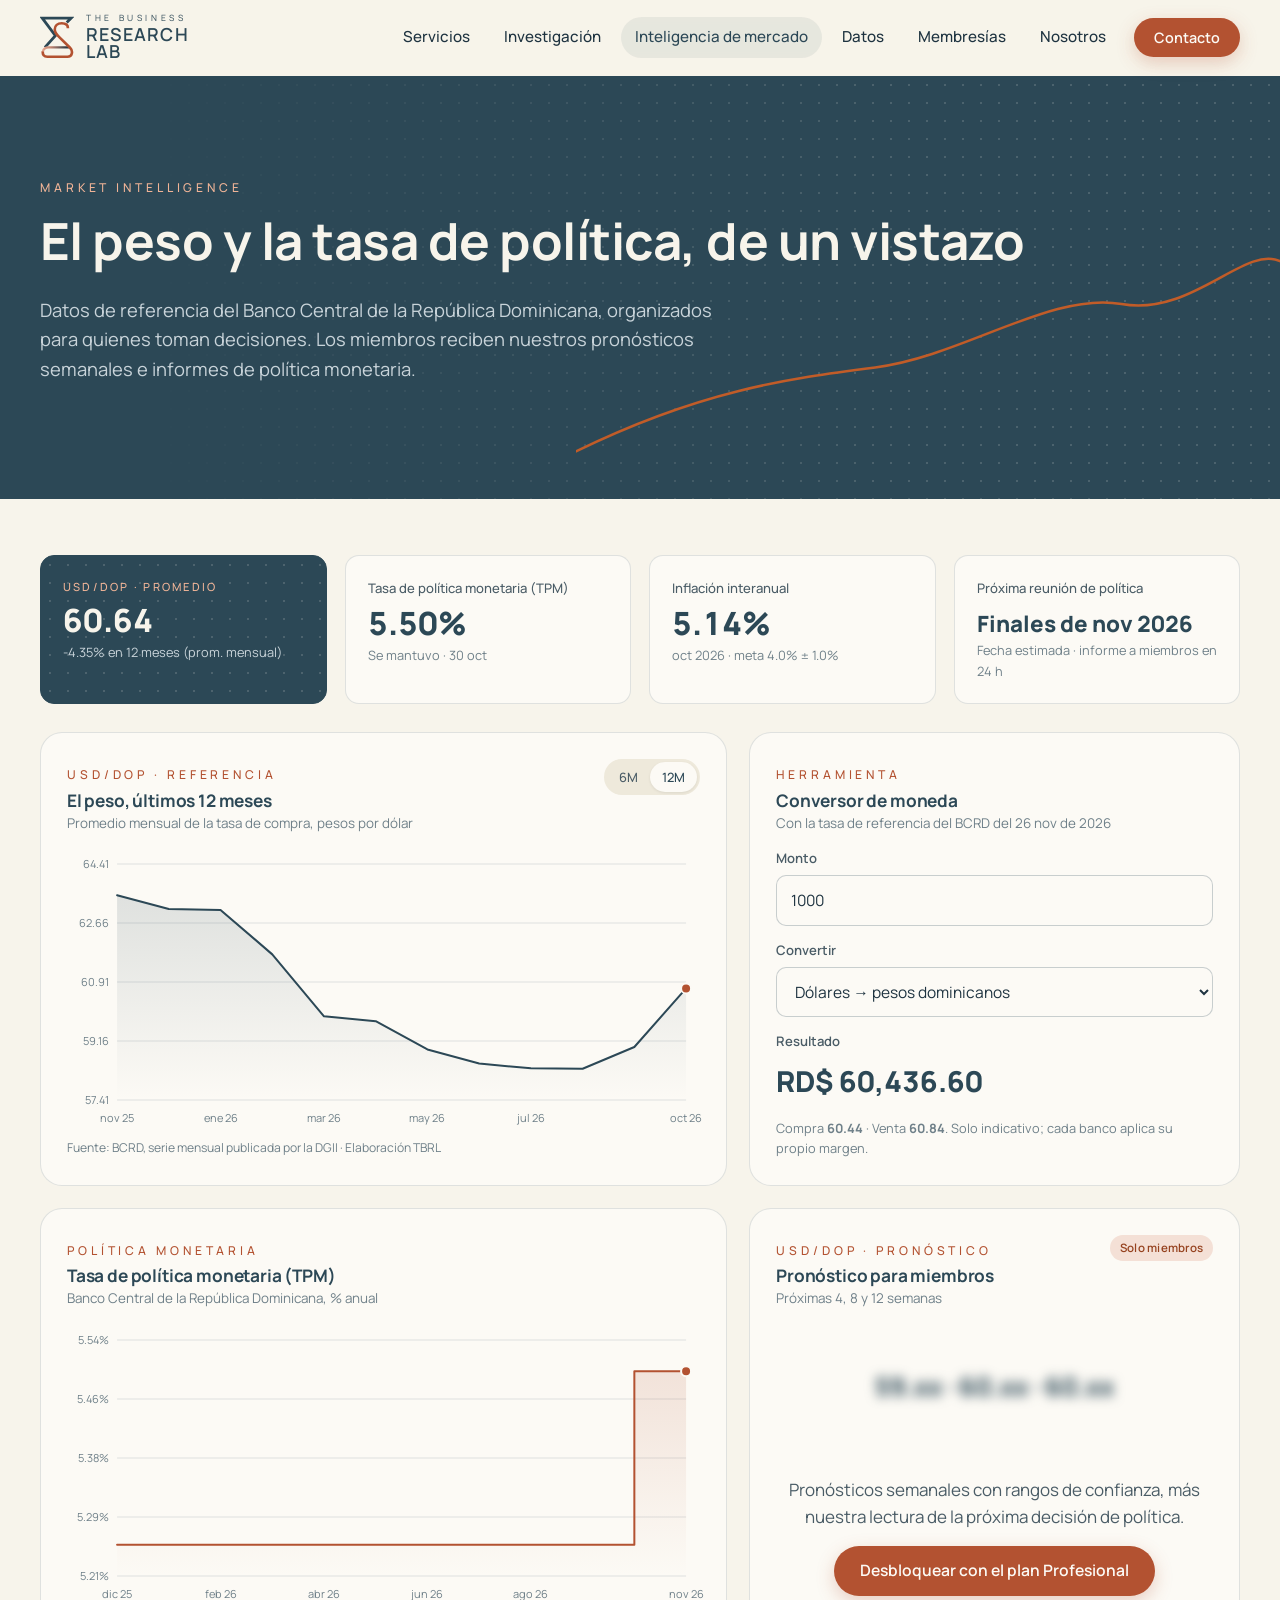
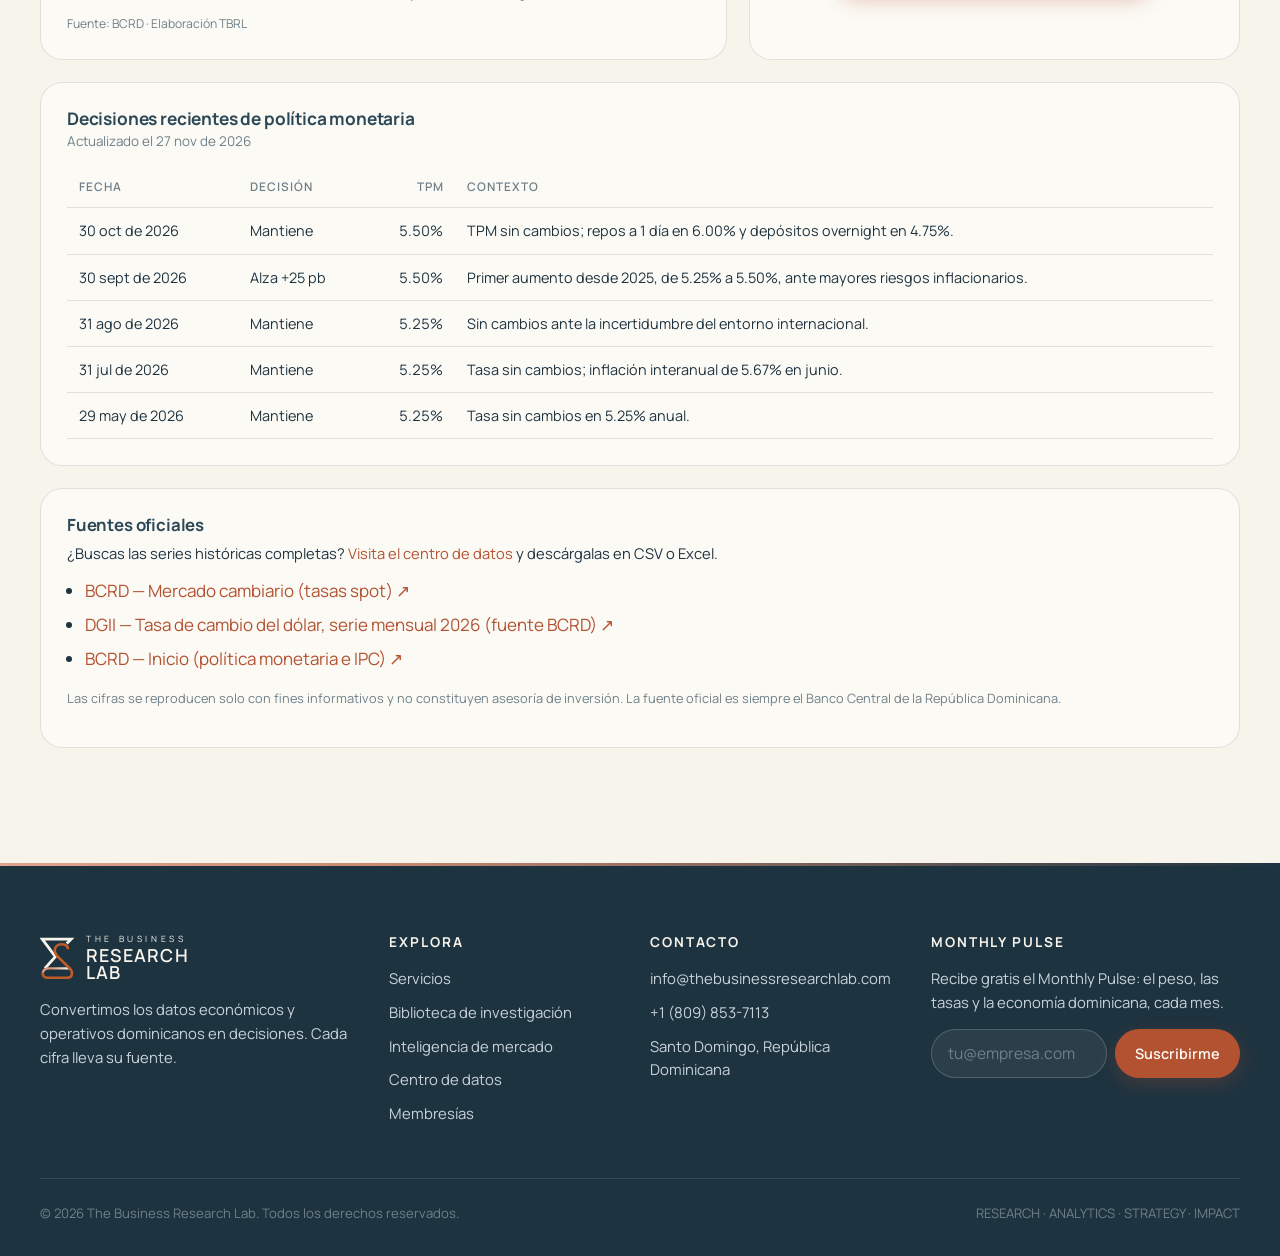
<file: public/mercados.html>
<!DOCTYPE html>
<html lang="es-DO">
<head>
  <meta charset="utf-8">
  <meta name="viewport" content="width=device-width, initial-scale=1">
  <title>Inteligencia de mercado — USD/DOP y tasa de política monetaria | The Business Research Lab</title>
  <meta name="description" content="Tipo de cambio del peso dominicano, tasa de política monetaria y decisiones del Banco Central, más un conversor USD/DOP. Pronósticos para miembros.">
  <meta name="theme-color" content="#2C4856">
  <link rel="canonical" href="https://thebusinessresearchlab.com/mercados.html">
  <meta property="og:type" content="website">
  <meta property="og:locale" content="es_DO">
  <meta property="og:site_name" content="The Business Research Lab">
  <meta property="og:title" content="Inteligencia de mercado — USD/DOP y tasa de política monetaria | The Business Research Lab">
  <meta property="og:description" content="Tipo de cambio del peso dominicano, tasa de política monetaria y decisiones del Banco Central, más un conversor USD/DOP. Pronósticos para miembros.">
  <meta property="og:image" content="https://thebusinessresearchlab.com/assets/img/og-image.png">
  <meta name="twitter:card" content="summary_large_image">
  <link rel="icon" href="favicon.svg" type="image/svg+xml">
  <link rel="apple-touch-icon" href="assets/img/apple-touch-icon.png">
  <link rel="preload" href="assets/fonts/manrope-latin-wght-normal.woff2" as="font" type="font/woff2" crossorigin>
  <link rel="stylesheet" href="css/styles.css">
</head>
<body>
<a class="skip-link" href="#main">Saltar al contenido</a>
<header class="site-header">
  <div class="wrap">
    <a class="brand" href="index.html" aria-label="The Business Research Lab — inicio">
      <img src="assets/img/logo-symbol.svg" alt="" width="30" height="38">
      <span class="brand-text"><small>THE BUSINESS</small><strong>RESEARCH</strong><strong>LAB</strong></span>
    </a>
    <button class="nav-toggle" aria-label="Abrir menú" aria-expanded="false" aria-controls="site-nav"><span></span></button>
    <nav class="nav" id="site-nav" aria-label="Principal">
      <a href="index.html#servicios">Servicios</a>
      <a href="investigacion.html">Investigación</a>
      <a href="mercados.html" aria-current="page">Inteligencia de mercado</a>
      <a href="datos.html">Datos</a>
      <a href="index.html#membresias">Membresías</a>
      <a href="index.html#nosotros">Nosotros</a>
      <a class="btn btn--primary btn--sm" href="index.html#contacto">Contacto</a>
    </nav>
  </div>
</header>

<main id="main" data-markets>
<section class="page-hero" data-lines>
  <div class="wrap">
    <span class="eyebrow">Market intelligence</span>
    <h1>El peso y la tasa de política, de un vistazo</h1>
    <p class="lead">Datos de referencia del Banco Central de la República Dominicana, organizados para quienes toman decisiones. Los miembros reciben nuestros pronósticos semanales e informes de política monetaria.</p>
  </div>
</section>
<section class="section" style="padding-top:56px">
  <div class="wrap">

    <div class="kpis">
      <div class="kpi kpi--feature reveal"><div class="kpi__label">USD/DOP · promedio</div><div class="kpi__value" data-fx-mid>—</div><div class="kpi__sub" data-fx-change></div></div>
      <div class="kpi reveal"><div class="kpi__label">Tasa de política monetaria (TPM)</div><div class="kpi__value" data-tpm>—</div><div class="kpi__sub" data-tpm-action></div></div>
      <div class="kpi reveal"><div class="kpi__label">Inflación interanual</div><div class="kpi__value" data-infl>—</div><div class="kpi__sub" data-infl-sub></div></div>
      <div class="kpi reveal"><div class="kpi__label">Próxima reunión de política</div><div class="kpi__value" style="font-size:1.4rem;margin-top:12px" data-next-meeting>—</div><div class="kpi__sub" data-next-meeting-note>Informe a miembros en 24 horas</div></div>
    </div>

    <div class="chart-grid">
      <div class="panel reveal">
        <div class="panel__head">
          <div><span class="eyebrow" style="margin-bottom:6px">USD/DOP · Referencia</span><h3>El peso, últimos 12 meses</h3><p>Promedio mensual de la tasa de compra, pesos por dólar</p></div>
          <div class="seg" role="group" aria-label="Período">
            <button data-range="6" aria-pressed="false">6M</button>
            <button data-range="12" aria-pressed="true">12M</button>
          </div>
        </div>
        <div class="chart" id="fx-chart"></div>
        <p class="source">Fuente: BCRD, serie mensual publicada por la DGII · Elaboración TBRL</p>
      </div>
      <div class="panel reveal">
        <div class="panel__head"><div><span class="eyebrow" style="margin-bottom:6px">Herramienta</span><h3>Conversor de moneda</h3><p>Con la tasa de referencia del BCRD del <span data-fx-date></span></p></div></div>
        <div class="converter">
          <div><label for="conv-amount">Monto</label><input id="conv-amount" type="number" min="0" step="any" value="1000" inputmode="decimal"></div>
          <div><label for="conv-dir">Convertir</label>
            <select id="conv-dir"><option value="usd-dop">Dólares → pesos dominicanos</option><option value="dop-usd">Pesos dominicanos → dólares</option></select>
          </div>
          <div><label>Resultado</label><div class="converter__out" id="conv-out" aria-live="polite">—</div></div>
          <p class="form-note" style="margin:0">Compra <strong data-fx-buy></strong> · Venta <strong data-fx-sell></strong>. Solo indicativo; cada banco aplica su propio margen.</p>
        </div>
      </div>
    </div>

    <div class="chart-grid" style="margin-top:22px">
      <div class="panel reveal">
        <div class="panel__head"><div><span class="eyebrow" style="margin-bottom:6px">Política monetaria</span><h3>Tasa de política monetaria (TPM)</h3><p>Banco Central de la República Dominicana, % anual</p></div></div>
        <div class="chart" id="tpm-chart"></div>
        <p class="source">Fuente: BCRD · Elaboración TBRL</p>
      </div>
      <div class="panel reveal" style="display:flex;flex-direction:column">
        <div class="panel__head"><div><span class="eyebrow" style="margin-bottom:6px">USD/DOP · Pronóstico</span><h3>Pronóstico para miembros</h3><p>Próximas 4, 8 y 12 semanas</p></div><span class="chip">Solo miembros</span></div>
        <div style="flex:1;display:grid;place-items:center;text-align:center;padding:10px 0;position:relative">
          <div style="filter:blur(6px);user-select:none;font-weight:800;font-size:1.6rem;color:var(--slate);line-height:2" aria-hidden="true">59.xx · 60.xx · 60.xx</div>
          <div>
            <p style="color:var(--ink-2);margin:8px 0 16px">Pronósticos semanales con rangos de confianza, más nuestra lectura de la próxima decisión de política.</p>
            <a class="btn btn--primary" href="index.html#membresias">Desbloquear con el plan Profesional</a>
          </div>
        </div>
      </div>
    </div>

    <div class="panel reveal" style="margin-top:22px;overflow-x:auto">
      <div class="panel__head"><div><h3>Decisiones recientes de política monetaria</h3><p>Actualizado el <span data-updated></span></p></div></div>
      <table class="data">
        <thead><tr><th>Fecha</th><th>Decisión</th><th class="num">TPM</th><th>Contexto</th></tr></thead>
        <tbody id="decisions-body"></tbody>
      </table>
    </div>

    <div class="panel reveal" style="margin-top:22px">
      <h3 style="font-size:1.05rem">Fuentes oficiales</h3>
      <p style="margin:4px 0 8px;font-size:.92rem">¿Buscas las series históricas completas? <a href="datos.html">Visita el centro de datos</a> y descárgalas en CSV o Excel.</p>
      <ul id="bcrd-links" style="margin:0;padding-left:18px;line-height:2"></ul>
      <p class="form-note">Las cifras se reproducen solo con fines informativos y no constituyen asesoría de inversión. La fuente oficial es siempre el Banco Central de la República Dominicana.</p>
    </div>
  </div>
</section>
</main>
<footer class="site-footer">
  <div class="wrap">
    <div class="footer-grid">
      <div>
        <a class="brand" href="index.html" aria-label="The Business Research Lab — inicio">
          <img src="assets/img/logo-symbol-light.svg" alt="" width="30" height="38">
          <span class="brand-text"><small>THE BUSINESS</small><strong>RESEARCH</strong><strong>LAB</strong></span>
        </a>
        <p>Convertimos los datos económicos y operativos dominicanos en decisiones. Cada cifra lleva su fuente.</p>
      </div>
      <div>
        <h4>Explora</h4>
        <ul>
          <li><a href="index.html#servicios">Servicios</a></li>
          <li><a href="investigacion.html">Biblioteca de investigación</a></li>
          <li><a href="mercados.html">Inteligencia de mercado</a></li>
          <li><a href="datos.html">Centro de datos</a></li>
          <li><a href="index.html#membresias">Membresías</a></li>
        </ul>
      </div>
      <div>
        <h4>Contacto</h4>
        <ul>
          <li><a data-cfg-email href="#"></a></li>
          <li data-cfg-wrap><a data-cfg-phone href="#"></a></li>
          <li data-cfg-wrap><a data-cfg-linkedin href="#" target="_blank" rel="noopener">LinkedIn</a></li>
          <li><span data-cfg-location></span></li>
        </ul>
      </div>
      <div>
        <h4>Monthly Pulse</h4>
        <p>Recibe gratis el Monthly Pulse: el peso, las tasas y la economía dominicana, cada mes.</p>
        <form class="js-ajax" name="newsletter" method="POST" data-netlify="true" netlify-honeypot="bot-field" data-success="¡Listo! Ya estás suscrito al Monthly Pulse.">
          <input type="hidden" name="form-name" value="newsletter">
          <p class="hp"><label>No llenar <input name="bot-field"></label></p>
          <div class="newsletter">
            <label class="hp" for="nl-email-mercados">Correo</label>
            <input id="nl-email-mercados" type="email" name="email" placeholder="tu@empresa.com" required autocomplete="email">
            <button class="btn btn--primary btn--sm" type="submit">Suscribirme</button>
          </div>
          <p class="form-status" role="status"></p>
        </form>
      </div>
    </div>
    <div class="footer-bottom">
      <span>© <span data-year></span> The Business Research Lab. Todos los derechos reservados.</span>
      <span>RESEARCH · ANALYTICS · STRATEGY · IMPACT</span>
    </div>
  </div>
</footer>
<script src="js/config.js"></script>
<script src="js/main.js" defer></script>
</body>
</html>
</file>
<file: public/css/styles.css>
/* =========================================================
   The Business Research Lab — Global Styles
   Brand: Navy #2C4856 · Terracota #B35231 · Crema #F7F4EB
   Type:  Manrope (familia única)
   ========================================================= */

/* Manrope (self-hosted, variable 200–800) */
@font-face { font-family: "Manrope"; font-style: normal; font-weight: 200 800; font-display: swap;
  src: url("../assets/fonts/manrope-latin-wght-normal.woff2") format("woff2");
  unicode-range: U+0000-00FF, U+0131, U+0152-0153, U+02BB-02BC, U+02C6, U+02DA, U+02DC, U+0304, U+0308, U+0329, U+2000-206F, U+20AC, U+2122, U+2191, U+2193, U+2212, U+2215, U+FEFF, U+FFFD; }
@font-face { font-family: "Manrope"; font-style: normal; font-weight: 200 800; font-display: swap;
  src: url("../assets/fonts/manrope-latin-ext-wght-normal.woff2") format("woff2");
  unicode-range: U+0100-02BA, U+02BD-02C5, U+02C7-02CC, U+02CE-02D7, U+02DD-02FF, U+0304, U+0308, U+0329, U+1D00-1DBF, U+1E00-1E9F, U+1EF2-1EFF, U+2020, U+20A0-20AB, U+20AD-20C0, U+2113, U+2C60-2C7F, U+A720-A7FF; }

:root {
  /* Línea gráfica TBRL — 60% crema · 30% navy · 10% terracota */
  --slate: #2C4856;        /* Navy (principal) */
  --slate-900: #1E3340;    /* Navy profundo (pies, bandas) */
  --slate-800: #243D4A;
  --slate-600: #4A6676;
  --slate-200: #C8D3D9;
  --rust: #B35231;         /* Terracota (acento) */
  --rust-700: #96421F;
  --rust-on-navy: #C15C28; /* Terracota sobre navy: solo línea o forma */
  --accent-on-navy: #F0B497; /* Texto de acento sobre navy */
  --rust-100: #F4E0D6;
  --blush: #E2A38D;
  --steel: #7FA0B0;
  --sand: #CDBB98;
  --ivory: #F7F4EB;        /* Crema (fondo) */
  --ivory-200: #EEE9DB;
  --paper: #FCFAF5;
  --ink: #1E3340;
  --ink-2: #4A5C66;
  --ink-3: #6F8089;
  --line: rgba(44, 72, 86, .14);
  --good: #2E7D5B;

  --font-head: "Manrope", Arial, sans-serif;
  --font-body: "Manrope", Arial, sans-serif;

  --radius: 14px;
  --radius-lg: 22px;
  --shadow: 0 1px 2px rgba(30, 51, 64, .06), 0 8px 28px rgba(30, 51, 64, .08);
  --shadow-lg: 0 24px 60px rgba(30, 51, 64, .18);
  --wrap: 1200px;
  --header-h: 76px;
  --dots-light: radial-gradient(rgba(247, 244, 235, .16) 1px, transparent 1.3px) 0 0 / 18px 18px;
  --dots-dark: radial-gradient(rgba(44, 72, 86, .16) 1px, transparent 1.3px) 0 0 / 18px 18px;
  --pour: linear-gradient(90deg, #E2A38D 0%, #C9886F 30%, #1E3340 100%);
}

*, *::before, *::after { box-sizing: border-box; }
html { scroll-behavior: smooth; scroll-padding-top: calc(var(--header-h) + 12px); }
body {
  margin: 0;
  font-family: var(--font-body);
  font-size: 17px;
  line-height: 1.6;
  color: var(--ink);
  background: var(--ivory);
  -webkit-font-smoothing: antialiased;
}
img, svg { max-width: 100%; display: block; }
a { color: var(--rust); text-decoration: none; }
a:hover { color: var(--rust-700); }
h1, h2, h3, h4 { font-family: var(--font-head); color: var(--slate); line-height: 1.15; margin: 0 0 .5em; letter-spacing: -.01em; }
h1 { font-size: clamp(2.3rem, 5.2vw, 4rem); font-weight: 700; }
h2 { font-size: clamp(1.8rem, 3.4vw, 2.6rem); font-weight: 700; }
h3 { font-size: 1.22rem; font-weight: 700; }
p { margin: 0 0 1em; }
:focus-visible { outline: 3px solid var(--rust); outline-offset: 3px; border-radius: 4px; }

.wrap { width: min(100% - 40px, var(--wrap)); margin-inline: auto; }
.section { padding: clamp(64px, 9vw, 120px) 0; }
.section--paper { background: var(--paper); }
.section--slate { background: var(--slate); color: var(--ivory); position: relative; }
.section--slate h2, .section--slate h3 { color: var(--ivory); }
.eyebrow {
  display: inline-block; font-family: var(--font-head); font-weight: 500;
  font-size: .76rem; letter-spacing: .32em; text-transform: uppercase;
  color: var(--rust); margin-bottom: 14px;
}
.section--slate .eyebrow, .hero .eyebrow, .page-hero .eyebrow, .cta-band .eyebrow { color: var(--accent-on-navy); }
.lead { font-size: 1.15rem; color: var(--ink-2); max-width: 62ch; }
.section--slate .lead { color: var(--slate-200); }
.section-head { max-width: 760px; margin-bottom: 48px; }
.section-head--center { margin-inline: auto; text-align: center; }
.section-head--center .lead { margin-inline: auto; }
.skip-link { position: absolute; left: -999px; top: 8px; background: var(--slate); color: var(--paper); padding: 10px 16px; border-radius: 8px; z-index: 999; }
.skip-link:focus { left: 8px; color: var(--paper); }

/* ---------- Buttons ---------- */
.btn {
  display: inline-flex; align-items: center; justify-content: center; gap: 10px;
  font-family: var(--font-body); font-weight: 600; font-size: .98rem;
  padding: 14px 24px; border-radius: 999px; border: 2px solid transparent;
  cursor: pointer; transition: transform .15s ease, background .2s, color .2s, border-color .2s, box-shadow .2s;
  text-decoration: none; line-height: 1.1; white-space: nowrap;
}
.btn:hover { transform: translateY(-1px); }
.btn--primary { background: var(--rust); color: var(--paper); box-shadow: 0 6px 18px rgba(179, 82, 49, .26); }
.btn--primary:hover { background: var(--rust-700); color: var(--paper); }
.btn--slate { background: var(--slate); color: var(--paper); }
.btn--slate:hover { background: var(--slate-900); color: var(--paper); }
.btn--ghost { border-color: var(--slate); color: var(--slate); background: transparent; }
.btn--ghost:hover { background: var(--slate); color: var(--paper); }
.btn--ghost-light { border-color: rgba(247, 244, 235, .5); color: var(--ivory); }
.btn--ghost-light:hover { background: var(--ivory); color: var(--slate); }
.btn--sm { padding: 10px 18px; font-size: .9rem; }
.btn--block { width: 100%; }
.btn svg { width: 18px; height: 18px; }

/* ---------- Header ---------- */
.site-header {
  position: sticky; top: 0; z-index: 100; height: var(--header-h);
  background: rgba(247, 244, 235, .86); backdrop-filter: saturate(1.4) blur(14px);
  -webkit-backdrop-filter: saturate(1.4) blur(14px);
  border-bottom: 1px solid transparent; transition: border-color .2s, box-shadow .2s;
}
.site-header.is-scrolled { border-color: var(--line); box-shadow: 0 4px 20px rgba(28, 47, 58, .06); }
.site-header .wrap { height: 100%; display: flex; align-items: center; justify-content: space-between; gap: 24px; }
.brand { display: flex; align-items: center; gap: 12px; color: var(--slate); }
.brand img { width: 34px; height: auto; }
.brand-text { display: flex; flex-direction: column; line-height: .98; }
.brand-text small { font-family: var(--font-head); font-size: .54rem; letter-spacing: .42em; font-weight: 400; margin-bottom: 3px; }
.brand-text strong { font-family: var(--font-head); font-weight: 600; font-size: 1.12rem; letter-spacing: .06em; }
.nav { display: flex; align-items: center; gap: 6px; }
.nav a:not(.btn) { color: var(--ink); font-weight: 500; font-size: .95rem; padding: 8px 14px; border-radius: 999px; }
.nav a:not(.btn):hover, .nav a[aria-current="page"] { color: var(--slate); background: rgba(47, 74, 90, .08); }
.nav .btn { margin-left: 8px; }
.nav-toggle {
  display: none; width: 46px; height: 46px; border-radius: 12px; border: 1px solid var(--line);
  background: transparent; cursor: pointer; align-items: center; justify-content: center;
}
.nav-toggle span, .nav-toggle span::before, .nav-toggle span::after {
  display: block; width: 20px; height: 2px; background: var(--slate); position: relative; transition: transform .25s, background .25s;
}
.nav-toggle span::before, .nav-toggle span::after { content: ""; position: absolute; left: 0; }
.nav-toggle span::before { top: -6px; } .nav-toggle span::after { top: 6px; }
.nav-open .nav-toggle span { background: transparent; }
.nav-open .nav-toggle span::before { transform: translateY(6px) rotate(45deg); }
.nav-open .nav-toggle span::after { transform: translateY(-6px) rotate(-45deg); }

/* ---------- Hero ---------- */
.hero {
  position: relative; overflow: hidden; background: var(--slate); color: var(--ivory);
  padding: clamp(72px, 10vw, 140px) 0 clamp(80px, 10vw, 150px);
  isolation: isolate;
}
.hero::before {
  content: ""; position: absolute; inset: 0; z-index: -2;
  background: var(--dots-light);
  -webkit-mask-image: linear-gradient(90deg, transparent 0%, #000 55%); mask-image: linear-gradient(90deg, transparent 0%, #000 55%);
}
#hero-canvas { position: absolute; inset: 0; width: 100%; height: 100%; z-index: -1; }
.hero-grid { display: grid; grid-template-columns: 1.15fr .85fr; gap: 56px; align-items: center; }
.hero h1 { color: var(--ivory); margin-bottom: 22px; }
.hero h1 em { font-style: normal; color: var(--accent-on-navy); }
.hero .lead { color: var(--slate-200); font-size: 1.2rem; margin-bottom: 34px; }
.hero-actions { display: flex; flex-wrap: wrap; gap: 14px; }
.hero-stats { display: flex; gap: 36px; margin-top: 52px; flex-wrap: wrap; }
.hero-stats div { border-left: 2px solid var(--rust); padding-left: 14px; }
.hero-stats strong { display: block; font-weight: 800; font-family: var(--font-head); font-size: 1.7rem; color: var(--ivory); line-height: 1.1; }
.hero-stats span { font-size: .85rem; color: var(--slate-200); }

/* Live rates card in hero */
.rate-card {
  background: rgba(247, 244, 235, .97); color: var(--ink); border-radius: var(--radius-lg);
  padding: 28px; box-shadow: var(--shadow-lg); position: relative;
}
.rate-card__head { display: flex; justify-content: space-between; align-items: center; margin-bottom: 18px; gap: 12px; }
.rate-card__head h3 { margin: 0; font-size: 1.05rem; }
.rate-card__rows { display: grid; gap: 12px; }
.rate-row { display: flex; justify-content: space-between; align-items: baseline; padding: 14px 16px; background: var(--paper); border-radius: 12px; border: 1px solid var(--line); }
.rate-row span { font-size: .88rem; color: var(--ink-2); }
.rate-row strong { font-weight: 800; font-family: var(--font-head); font-size: 1.35rem; color: var(--slate); font-variant-numeric: tabular-nums; }
.rate-card__foot { margin-top: 16px; font-size: .78rem; color: var(--ink-3); display: flex; justify-content: space-between; gap: 10px; flex-wrap: wrap; }
.chip {
  display: inline-flex; align-items: center; gap: 6px; font-size: .72rem; font-weight: 600;
  padding: 4px 10px; border-radius: 999px; background: var(--rust-100); color: var(--rust-700); letter-spacing: .02em; white-space: nowrap;
}
.chip--slate { background: rgba(47, 74, 90, .1); color: var(--slate); }
.chip--good { background: #DCEFE5; color: var(--good); }
.chip--dot::before { content: ""; width: 7px; height: 7px; border-radius: 50%; background: currentColor; }

/* ---------- Verbos de acción (bajo el hero) ---------- */
.actions-row { display: grid; grid-template-columns: repeat(4, 1fr); gap: 16px; margin-top: -64px; position: relative; z-index: 2; }
.action-card {
  display: flex; flex-direction: column; gap: 8px; padding: 26px 24px 22px; border-radius: var(--radius);
  background: var(--paper); box-shadow: var(--shadow); color: var(--ink); text-decoration: none; transition: transform .25s;
}
.action-card:hover, .action-card:focus-visible { transform: translateY(-4px); }
.action-card__word { font-size: 2.15rem; font-weight: 800; line-height: 1; letter-spacing: -.03em; color: var(--slate); }
.action-card p { margin: 0; font-size: .95rem; line-height: 1.5; color: var(--ink-2); flex: 1; }
.action-card__go { margin-top: 6px; font-size: .78rem; font-weight: 700; letter-spacing: .04em; text-transform: uppercase; color: var(--rust); }
.action-card__go span { display: inline-block; transition: transform .2s; }
.action-card:hover .action-card__go span { transform: translateX(4px); }
.action-card--navy { background: var(--slate); }
.action-card--navy .action-card__word { color: var(--ivory); }
.action-card--navy p { color: var(--slate-200); }
.action-card--navy .action-card__go { color: var(--accent-on-navy); }
.service:target { box-shadow: 0 0 0 2px var(--rust), var(--shadow); }

/* ---------- El pulso de hoy (datos en vivo bajo el hero) ---------- */
.pulse { display: grid; grid-template-columns: repeat(4, 1fr); gap: 16px; margin-top: -64px; position: relative; z-index: 2; }
.pulse-card {
  display: flex; flex-direction: column; gap: 4px; padding: 20px 22px 18px; border-radius: var(--radius);
  background: var(--paper); box-shadow: var(--shadow); color: var(--ink); text-decoration: none; transition: transform .25s;
}
.pulse-card:hover, .pulse-card:focus-visible { transform: translateY(-4px); }
.pulse-card__lab { font-size: .74rem; font-weight: 600; letter-spacing: .08em; text-transform: uppercase; color: var(--ink-3); }
.pulse-card__val { font-size: 2.1rem; font-weight: 800; line-height: 1.1; letter-spacing: -.02em; font-variant-numeric: tabular-nums; }
.pulse-card__spark { width: 100%; height: 30px; margin: 6px 0 4px; overflow: visible; }
.pulse-card__spark path { fill: none; stroke: var(--slate); stroke-width: 2; stroke-linejoin: round; stroke-linecap: round; vector-effect: non-scaling-stroke; }
.pulse-card__spark circle { fill: var(--rust); }
.pulse-card__note { font-size: .86rem; color: var(--ink-2); }
.pulse-card--navy { background: var(--slate); color: var(--ivory); }
.pulse-card--navy .pulse-card__lab { color: var(--accent-on-navy); }
.pulse-card--navy .pulse-card__note { color: var(--slate-200); }
.pulse-card--navy .pulse-card__spark path { stroke: var(--rust-on-navy); }
.pulse-card--navy .pulse-card__spark circle { fill: var(--ivory); }
.pulse.pulse--band { margin-top: 0; }
.pulse-foot { margin: 14px 2px 0; font-size: .84rem; color: var(--ink-3); }
.pulse-foot a { color: var(--rust); font-weight: 600; }

/* ---------- Services ---------- */
.services-grid { display: grid; grid-template-columns: repeat(3, 1fr); gap: 22px; }
.service {
  background: var(--paper); border: 1px solid var(--line); border-radius: var(--radius-lg);
  padding: 32px 28px; display: flex; flex-direction: column; transition: border-color .2s, box-shadow .2s, transform .2s;
}
.service:hover { border-color: rgba(179, 82, 48, .4); box-shadow: var(--shadow); transform: translateY(-3px); }
.service__icon { width: 54px; height: 54px; border-radius: 14px; display: grid; place-items: center; background: rgba(47, 74, 90, .08); margin-bottom: 20px; }
.service__icon svg { width: 28px; height: 28px; }
.service p { color: var(--ink-2); font-size: .97rem; }
.service ul { list-style: none; padding: 0; margin: 8px 0 0; display: grid; gap: 8px; font-size: .9rem; color: var(--ink-2); }
.service li { display: flex; gap: 10px; align-items: flex-start; }
.service li::before { content: ""; flex: none; width: 6px; height: 6px; border-radius: 50%; background: var(--rust); margin-top: 9px; }
.service--feature { background: var(--slate); border-color: var(--slate); }
.service--feature h3 { color: var(--ivory); }
.service--feature p, .service--feature ul { color: var(--slate-200); }
.service--feature .service__icon { background: rgba(247, 244, 235, .1); }

/* ---------- Process ---------- */
.process { display: grid; grid-template-columns: repeat(4, 1fr); gap: 22px; counter-reset: step; }
.step { padding: 28px 24px; border-radius: var(--radius); background: rgba(247, 244, 235, .06); border: 1px solid rgba(247, 244, 235, .14); }
.step::before {
  counter-increment: step; content: "0" counter(step);
  font-family: var(--font-head); font-weight: 700; font-size: 2rem; color: var(--accent-on-navy); display: block; margin-bottom: 10px;
}
.step p { color: var(--slate-200); font-size: .95rem; margin: 0; }

/* ---------- Research cards ---------- */
.research-grid { display: grid; grid-template-columns: repeat(3, 1fr); gap: 22px; }
.study {
  background: var(--paper); border: 1px solid var(--line); border-radius: var(--radius-lg);
  overflow: hidden; display: flex; flex-direction: column; transition: box-shadow .2s, transform .2s;
}
.study:hover { box-shadow: var(--shadow); transform: translateY(-3px); }
.study__cover {
  aspect-ratio: 16 / 8; position: relative; padding: 20px; display: flex; flex-direction: column; justify-content: space-between;
  background: var(--slate); color: var(--ivory); overflow: hidden;
}
.study__cover svg.lines { position: absolute; left: 0; right: 0; top: 30%; width: 100%; height: 40%; }
.study__cover .chip { position: relative; align-self: flex-start; }
.study__cover-cat { position: relative; font-family: var(--font-head); font-size: .72rem; letter-spacing: .2em; text-transform: uppercase; color: var(--slate-200); }
.study__cover { background: var(--dots-light), var(--slate); }
.study__cover-cat { color: var(--accent-on-navy) !important; }
.study--ink .study__cover { background: var(--dots-light), var(--slate-900); }
.study--paper .study__cover { background: var(--dots-dark), var(--ivory-200); color: var(--slate); border-bottom: 1px solid var(--line); }
.study--paper .study__cover-cat { color: var(--rust) !important; }
.study__cover .tri { position: absolute; top: 18px; right: 18px; width: 54px; height: auto; color: var(--ivory); opacity: .9; }
.study--paper .study__cover .tri { color: var(--slate); }
.study__body { padding: 24px; display: flex; flex-direction: column; flex: 1; }
.study__meta { font-size: .8rem; color: var(--ink-3); margin-bottom: 8px; display: flex; gap: 12px; flex-wrap: wrap; }
.study h3 { font-size: 1.12rem; margin-bottom: 10px; }
.study p { font-size: .93rem; color: var(--ink-2); }
.study__foot { margin-top: auto; display: flex; align-items: center; justify-content: space-between; gap: 12px; padding-top: 12px; border-top: 1px solid var(--line); }
.price { font-family: var(--font-head); font-weight: 700; color: var(--slate); font-size: 1.15rem; }
.price small { font-family: var(--font-body); font-weight: 500; color: var(--ink-3); font-size: .78rem; }
.price--free { color: var(--good); }

/* Library toolbar */
.toolbar { display: flex; gap: 14px; align-items: center; justify-content: space-between; flex-wrap: wrap; margin-bottom: 30px; }
.filters { display: flex; gap: 8px; flex-wrap: wrap; }
.filter-btn {
  font: 500 .9rem var(--font-body); padding: 9px 16px; border-radius: 999px; cursor: pointer;
  border: 1px solid var(--line); background: var(--paper); color: var(--ink-2); transition: all .2s;
}
.filter-btn:hover { border-color: var(--slate); color: var(--slate); }
.filter-btn[aria-pressed="true"] { background: var(--slate); color: var(--paper); border-color: var(--slate); }
.search { position: relative; flex: 0 1 320px; }
.search input { width: 100%; padding: 11px 16px 11px 42px; border-radius: 999px; border: 1px solid var(--line); background: var(--paper); font: inherit; font-size: .95rem; }
.search svg { position: absolute; left: 15px; top: 50%; transform: translateY(-50%); width: 18px; height: 18px; color: var(--ink-3); }
.empty { text-align: center; padding: 60px 20px; color: var(--ink-3); grid-column: 1 / -1; }

/* ---------- Plans ---------- */
.plans { display: grid; grid-template-columns: repeat(3, 1fr); gap: 22px; align-items: stretch; }
.plan {
  background: var(--paper); border: 1px solid var(--line); border-radius: var(--radius-lg); padding: 34px 30px;
  display: flex; flex-direction: column; position: relative;
}
.plan--featured { background: var(--slate); border-color: var(--slate); color: var(--ivory); transform: translateY(-10px); box-shadow: var(--shadow-lg); }
.plan--featured h3, .plan--featured .plan__price { color: var(--ivory); }
.plan--featured .plan__desc, .plan--featured li { color: var(--slate-200); }
.plan__badge { position: absolute; top: -13px; left: 30px; background: var(--rust); color: var(--paper); font-size: .72rem; font-weight: 700; letter-spacing: .08em; text-transform: uppercase; padding: 6px 12px; border-radius: 999px; }
.plan__price { font-family: var(--font-head); font-weight: 800; font-size: 2.6rem; color: var(--slate); line-height: 1; margin: 10px 0 6px; }
.plan__price small { font-size: .95rem; font-weight: 500; font-family: var(--font-body); opacity: .75; }
.plan__desc { color: var(--ink-2); font-size: .95rem; min-height: 3em; }
.plan ul { list-style: none; padding: 0; margin: 10px 0 28px; display: grid; gap: 12px; font-size: .94rem; }
.plan li { display: flex; gap: 10px; align-items: flex-start; }
.plan li svg { flex: none; width: 18px; height: 18px; margin-top: 3px; color: var(--rust); }
.plan--featured li svg { color: var(--accent-on-navy); }
.plan .btn { margin-top: auto; }

/* ---------- Markets ---------- */
.kpis { display: grid; grid-template-columns: repeat(4, 1fr); gap: 18px; margin-bottom: 28px; }
.kpi { background: var(--paper); border: 1px solid var(--line); border-radius: var(--radius); padding: 22px; }
.kpi__label { font-size: .82rem; color: var(--ink-2); font-weight: 500; }
.kpi__value { font-family: var(--font-head); font-weight: 800; font-size: 2rem; color: var(--slate); line-height: 1.15; margin: 6px 0 4px; font-variant-numeric: tabular-nums; }
.kpi__sub { font-size: .8rem; color: var(--ink-3); }
.delta-up { color: var(--rust-700); } .delta-down { color: var(--good); }

.chart-grid { display: grid; grid-template-columns: 1.4fr 1fr; gap: 22px; }
.panel { background: var(--paper); border: 1px solid var(--line); border-radius: var(--radius-lg); padding: 26px; }
.panel__head { display: flex; justify-content: space-between; align-items: flex-start; gap: 12px; margin-bottom: 14px; flex-wrap: wrap; }
.panel__head h3 { margin: 0; font-size: 1.08rem; }
.panel__head p { margin: 2px 0 0; font-size: .84rem; color: var(--ink-3); }
.chart { position: relative; width: 100%; height: 280px; }
.chart svg { width: 100%; height: 100%; overflow: visible; }
.chart .grid line { stroke: var(--line); stroke-width: 1; }
.chart .axis text { fill: var(--ink-3); font-size: 11px; font-family: var(--font-body); }
.chart .tip {
  position: absolute; pointer-events: none; background: var(--slate-900); color: var(--paper); font-size: .8rem;
  padding: 8px 12px; border-radius: 8px; white-space: nowrap; transform: translate(-50%, calc(-100% - 12px));
  opacity: 0; transition: opacity .12s; box-shadow: var(--shadow);
}
.chart .tip strong { font-variant-numeric: tabular-nums; }
.seg { display: inline-flex; background: var(--ivory-200); border-radius: 999px; padding: 3px; }
.seg button { font: 500 .8rem var(--font-body); border: 0; background: transparent; padding: 6px 12px; border-radius: 999px; cursor: pointer; color: var(--ink-2); }
.seg button[aria-pressed="true"] { background: var(--paper); color: var(--slate); box-shadow: 0 1px 3px rgba(0,0,0,.08); }

.converter { display: grid; gap: 14px; }
.converter label { font-size: .82rem; font-weight: 600; color: var(--ink-2); display: block; margin-bottom: 6px; }
.converter .row { display: grid; grid-template-columns: 1fr auto; gap: 8px; }
.converter input, .converter select { width: 100%; }
.converter__out { font-family: var(--font-head); font-size: 1.8rem; font-weight: 800; color: var(--slate); font-variant-numeric: tabular-nums; }

table.data { width: 100%; border-collapse: collapse; font-size: .9rem; }
table.data th, table.data td { padding: 11px 12px; text-align: left; border-bottom: 1px solid var(--line); }
table.data th { font-size: .74rem; letter-spacing: .08em; text-transform: uppercase; color: var(--ink-3); font-weight: 600; }
table.data td.num { text-align: right; font-variant-numeric: tabular-nums; }
table.data th.num { text-align: right; }

.notice {
  display: flex; gap: 14px; align-items: flex-start; padding: 16px 18px; border-radius: var(--radius);
  background: var(--rust-100); color: var(--rust-700); font-size: .9rem; margin-bottom: 26px;
}
.notice svg { flex: none; width: 20px; height: 20px; margin-top: 2px; }
.notice p { margin: 0; }

/* ---------- About ---------- */
.about-grid { display: grid; grid-template-columns: 1fr 1fr; gap: 64px; align-items: center; }
.about-visual { position: relative; border-radius: var(--radius-lg); background: var(--dots-light), var(--slate); aspect-ratio: 5 / 4; overflow: hidden; box-shadow: var(--shadow-lg); }
.about-visual svg.lines { position: absolute; left: 0; right: 0; top: 10%; width: 100%; height: 60%; }
.about-visual .big-figure { position: absolute; left: 28px; top: 26px; color: var(--ivory); }
.about-visual .big-figure span { display: block; font-size: .72rem; letter-spacing: .32em; color: var(--accent-on-navy); margin-bottom: 4px; }
.about-visual .big-figure strong { font-size: clamp(2.6rem, 6vw, 4.2rem); font-weight: 800; line-height: 1; letter-spacing: -.02em; }
.about-visual .float-card {
  position: absolute; left: 24px; bottom: 24px; right: 24px; background: rgba(247, 244, 235, .96); border-radius: var(--radius);
  padding: 18px 20px; display: flex; gap: 16px; align-items: center;
}
.float-card strong { font-family: var(--font-head); font-size: 1.6rem; color: var(--rust); }
.float-card span { font-size: .88rem; color: var(--ink-2); line-height: 1.4; }
.checks { list-style: none; padding: 0; margin: 24px 0 32px; display: grid; gap: 14px; }
.checks li { display: flex; gap: 12px; align-items: flex-start; }
.checks li svg { flex: none; width: 22px; height: 22px; color: var(--rust); margin-top: 2px; }

/* ---------- CTA band ---------- */
.cta-band {
  background: var(--dots-light), var(--slate-900); color: var(--paper); border-radius: var(--radius-lg); padding: clamp(36px, 5vw, 60px);
  display: flex; align-items: center; justify-content: space-between; gap: 30px; flex-wrap: wrap; position: relative; overflow: hidden;
}
.cta-band h2 { color: var(--paper); margin: 0 0 6px; }
.cta-band p { margin: 0; color: var(--slate-200); max-width: 56ch; }
.cta-band::after { content: ""; position: absolute; left: clamp(36px,5vw,60px); right: clamp(36px,5vw,60px); bottom: 22px; height: 3px; border-radius: 3px; background: var(--pour); }
.cta-band .btn--primary { position: relative; }

/* ---------- Forms ---------- */
.contact-grid { display: grid; grid-template-columns: .9fr 1.1fr; gap: 56px; align-items: start; }
.dataset-nav { display: flex; flex-wrap: wrap; gap: 8px; margin: 0 0 22px; }
.dataset-nav:empty { display: none; }
.dataset-nav a { padding: 7px 14px; border: 1px solid var(--line); border-radius: 999px; background: var(--paper); color: var(--ink-2); font-size: .86rem; font-weight: 600; text-decoration: none; }
.dataset-nav a:hover, .dataset-nav a:focus-visible { border-color: var(--slate); color: var(--slate); }
.contact-person { display: flex; gap: 16px; align-items: center; margin-top: 28px; padding: 18px 20px; border: 1px solid rgba(247, 244, 235, .16); border-radius: 10px; background: rgba(30, 51, 64, .45); }
.contact-person__mark { flex: none; width: 52px; height: 52px; border-radius: 50%; display: grid; place-items: center; border: 2px solid var(--accent-on-navy); color: var(--accent-on-navy); font-weight: 800; letter-spacing: .04em; }
.contact-person strong { display: block; color: var(--ivory); font-size: 1.12rem; font-weight: 700; }
.contact-person__cred { display: block; color: var(--accent-on-navy); font-weight: 600; font-size: .9rem; letter-spacing: .06em; }
.contact-person__role { display: block; color: var(--slate-200); font-size: .88rem; margin-top: 2px; }
.contact-info { display: grid; gap: 20px; margin-top: 28px; }
.contact-info div { display: flex; gap: 14px; align-items: flex-start; }
.contact-info svg { flex: none; width: 22px; height: 22px; color: var(--accent-on-navy); margin-top: 3px; }
.contact-info a, .contact-info span { color: var(--ivory); }
.form-card { background: var(--paper); color: var(--ink); border-radius: var(--radius-lg); padding: clamp(24px, 4vw, 40px); box-shadow: var(--shadow-lg); }
.form-grid { display: grid; grid-template-columns: 1fr 1fr; gap: 16px; }
.form-grid .full { grid-column: 1 / -1; }
.field label { display: block; font-size: .85rem; font-weight: 600; color: var(--ink-2); margin-bottom: 6px; }
input, select, textarea {
  font: inherit; font-size: .97rem; color: var(--ink); width: 100%; padding: 12px 14px; border-radius: 10px;
  border: 1px solid rgba(47, 74, 90, .25); background: var(--paper); transition: border-color .2s, box-shadow .2s;
}
input:focus, select:focus, textarea:focus { outline: none; border-color: var(--slate); box-shadow: 0 0 0 3px rgba(47, 74, 90, .15); }
textarea { resize: vertical; min-height: 130px; }
.hp { position: absolute; left: -9999px; }
.form-note { font-size: .8rem; color: var(--ink-3); margin-top: 12px; }
.form-status { margin-top: 14px; font-size: .92rem; font-weight: 500; display: none; }
.form-status.is-ok { display: block; color: var(--good); }
.form-status.is-err { display: block; color: var(--rust-700); }

/* ---------- Modal ---------- */
.modal { position: fixed; inset: 0; z-index: 200; display: none; align-items: center; justify-content: center; padding: 20px; }
.modal.is-open { display: flex; }
.modal__backdrop { position: absolute; inset: 0; background: rgba(28, 47, 58, .6); backdrop-filter: blur(4px); }
.modal__dialog { position: relative; background: var(--paper); border-radius: var(--radius-lg); max-width: 520px; width: 100%; padding: 34px; box-shadow: var(--shadow-lg); max-height: 90vh; overflow: auto; }
.modal__close { position: absolute; top: 14px; right: 14px; width: 40px; height: 40px; border-radius: 50%; border: 0; background: var(--ivory-200); cursor: pointer; font-size: 1.4rem; color: var(--slate); line-height: 1; }
.modal h3 { padding-right: 40px; }

/* ---------- Page hero (inner pages) ---------- */
.page-hero { background: var(--slate); color: var(--ivory); padding: clamp(56px, 8vw, 96px) 0; position: relative; overflow: hidden; isolation: isolate; }
.page-hero::before { content: ""; position: absolute; inset: 0; z-index: -2; background: var(--dots-light); -webkit-mask-image: linear-gradient(90deg, transparent 10%, #000 70%); mask-image: linear-gradient(90deg, transparent 10%, #000 70%); }
.page-hero h1 { color: var(--ivory); font-size: clamp(2rem, 4.4vw, 3.2rem); }
.page-hero .lead { color: var(--slate-200); }
.page-hero svg.lines { position: absolute; right: 0; bottom: 0; height: 75%; width: 55%; z-index: -1; }

/* ---------- Footer ---------- */
.site-footer { background: var(--slate-900); color: var(--slate-200); padding: 72px 0 32px; font-size: .93rem; position: relative; }
.site-footer::before { content: ""; position: absolute; top: 0; left: 0; right: 0; height: 3px; background: var(--pour); }
.footer-grid { display: grid; grid-template-columns: 1.4fr 1fr 1fr 1.4fr; gap: 40px; }
.site-footer h4 { color: var(--ivory); font-size: .85rem; letter-spacing: .14em; text-transform: uppercase; margin-bottom: 16px; }
.site-footer ul { list-style: none; padding: 0; margin: 0; display: grid; gap: 10px; }
.site-footer a { color: var(--slate-200); }
.site-footer a:hover { color: var(--paper); }
.site-footer .brand { color: var(--ivory); margin-bottom: 16px; }

.newsletter { display: flex; gap: 8px; margin-top: 12px; }
.newsletter input { background: rgba(255,255,255,.06); border-color: rgba(255,255,255,.18); color: var(--paper); border-radius: 999px; padding: 11px 16px; }
.newsletter input::placeholder { color: var(--ink-3); }
.footer-bottom { border-top: 1px solid rgba(255,255,255,.1); margin-top: 52px; padding-top: 24px; display: flex; justify-content: space-between; gap: 16px; flex-wrap: wrap; font-size: .82rem; color: var(--ink-3); }

/* ---------- Reveal animation ---------- */
.reveal { opacity: 0; transform: translateY(18px); transition: opacity .7s ease, transform .7s ease; }
.reveal.is-visible { opacity: 1; transform: none; }
@media (prefers-reduced-motion: reduce) {
  html { scroll-behavior: auto; }
  .reveal { opacity: 1; transform: none; transition: none; }
  * { animation: none !important; transition: none !important; }
}

/* ---------- Responsive ---------- */
@media (max-width: 1080px) {
  .services-grid, .research-grid { grid-template-columns: repeat(2, 1fr); }
  .process, .kpis { grid-template-columns: repeat(2, 1fr); }
  .footer-grid { grid-template-columns: 1fr 1fr; }
  .chart-grid { grid-template-columns: 1fr; }
}
@media (max-width: 900px) {
  :root { --header-h: 68px; }
  .nav-toggle { display: inline-flex; }
  .nav {
    position: fixed; inset: var(--header-h) 0 auto 0; background: var(--ivory); flex-direction: column; align-items: stretch;
    padding: 16px 20px 28px; gap: 4px; border-bottom: 1px solid var(--line); box-shadow: 0 20px 40px rgba(28,47,58,.12);
    transform: translateY(-8px); opacity: 0; visibility: hidden; transition: all .25s ease;
  }
  .nav-open .nav { transform: none; opacity: 1; visibility: visible; }
  .nav a:not(.btn) { padding: 14px 12px; font-size: 1.05rem; border-radius: 10px; }
  .nav .btn { margin: 10px 0 0; }
  .hero-grid, .about-grid, .contact-grid { grid-template-columns: 1fr; gap: 40px; }
  .pulse { grid-template-columns: repeat(2, 1fr); margin-top: -40px; }
  .actions-row { grid-template-columns: repeat(2, 1fr); margin-top: -40px; }
  .plans { grid-template-columns: 1fr; max-width: 480px; margin-inline: auto; }
  .plan--featured { transform: none; }
}
@media (max-width: 620px) {
  body { font-size: 16px; }
  .services-grid, .research-grid, .process, .footer-grid { grid-template-columns: 1fr; }
  .kpis { grid-template-columns: 1fr 1fr; gap: 12px; }
  .kpi { padding: 16px; } .kpi__value { font-size: 1.5rem; }
  .form-grid { grid-template-columns: 1fr; }
  .hero-stats { gap: 22px; }
  .hero-actions .btn { flex: 1 1 100%; }
  .pulse { gap: 10px; }
  .actions-row { gap: 10px; }
  .action-card { padding: 18px 14px 16px; gap: 6px; }
  .action-card__word { font-size: 1.55rem; }
  .action-card p { font-size: .82rem; }
  .action-card__go { font-size: .66rem; letter-spacing: .02em; }
  .pulse-card { padding: 16px 14px 14px; }
  .pulse-card__val { font-size: 1.6rem; }
  .pulse-card__lab { font-size: .68rem; letter-spacing: .05em; }
  .pulse-card__note { font-size: .78rem; }
  .toolbar { flex-direction: column; align-items: stretch; }
  .search { flex: 1 1 auto; }
  .filters { overflow-x: auto; flex-wrap: nowrap; padding-bottom: 4px; }
  .filter-btn { flex: none; }
  .chart { height: 230px; }
  .brand-text strong { font-size: .92rem; }
  .newsletter { flex-direction: column; }
}

/* ---------- Elementos gráficos de marca ---------- */
.pour-band { height: 3px; border-radius: 3px; background: var(--pour); max-width: 420px; margin: 28px 0 0; }
.source { font-size: .76rem; color: var(--ink-3); margin: 10px 0 0; }
.kpi--feature { background: var(--dots-light), var(--slate); border-color: var(--slate); }
.kpi--feature .kpi__label { color: var(--accent-on-navy); letter-spacing: .2em; text-transform: uppercase; font-size: .7rem; }
.kpi--feature .kpi__value { color: var(--ivory); }
.kpi--feature .kpi__sub { color: var(--slate-200); }
.section-tri { position: absolute; right: 6%; top: 56px; width: 88px; color: var(--ivory); opacity: .18; }

/* ---------- Centro de datos ---------- */
.datasets { display: grid; gap: 22px; }
.dataset__head { display: flex; justify-content: space-between; gap: 20px; align-items: flex-start; flex-wrap: wrap; }
.dataset__head h3 { margin: 0 0 4px; font-size: 1.2rem; }
.dataset__head p { margin: 0; color: var(--ink-2); font-size: .92rem; max-width: 68ch; }
.dataset__dl { display: flex; gap: 8px; }
.dataset__kpis { display: grid; grid-template-columns: repeat(4, 1fr); gap: 12px; margin: 20px 0 16px; }
.dataset__kpis div { background: var(--ivory); border: 1px solid var(--line); border-radius: 12px; padding: 12px 14px; }
.dataset__kpis span { display: block; font-size: .76rem; color: var(--ink-3); }
.dataset__kpis strong { font-size: 1.25rem; font-weight: 800; color: var(--slate); font-variant-numeric: tabular-nums; }
.dataset__bar { display: flex; justify-content: space-between; align-items: center; gap: 12px; margin-bottom: 6px; }
.linkish { background: none; border: 0; color: var(--rust); font: 600 .86rem var(--font-body); cursor: pointer; padding: 6px 0; }
.chart--tall { height: 320px; }
.dataset__table { max-height: 320px; overflow: auto; border: 1px solid var(--line); border-radius: 12px; margin-top: 10px; }
.dataset__table table { margin: 0; }
.dataset__table thead th { position: sticky; top: 0; background: var(--paper); }
.data-hero-actions { display: flex; gap: 12px; flex-wrap: wrap; margin-top: 26px; }
.data-meta { display: flex; gap: 22px; flex-wrap: wrap; margin-top: 22px; font-size: .85rem; color: var(--slate-200); }
.data-meta strong { color: var(--ivory); font-weight: 600; }
@media (max-width: 760px) {
  .dataset__kpis { grid-template-columns: 1fr 1fr; }
  .chart--tall { height: 250px; }
}
@media (max-width: 1080px) and (min-width: 901px) {
  .nav a:not(.btn) { padding: 8px 9px; font-size: .9rem; }
}

/* ---------- Mercado inmobiliario (centro de datos) ---------- */
.inmo-grid { display: grid; grid-template-columns: 1fr 1fr; gap: 26px; margin-top: 8px; }
.inmo-grid h4 { margin: 0 0 2px; font-size: 1rem; color: var(--slate); }
.inmo-grid p.sub { margin: 0 0 12px; font-size: .82rem; color: var(--ink-3); }
.hbars { width: 100%; }
.hbars svg { width: 100%; height: 100%; overflow: visible; }
.hbar__lbl { font: 500 12.5px var(--font-body); fill: var(--ink); }
.hbar__n { fill: var(--ink-3); font-weight: 400; }
.hbar__val { font: 700 12.5px var(--font-body); fill: var(--slate); font-variant-numeric: tabular-nums; }
.hbar:hover rect[rx] { opacity: .85; }
.legend-inline { display: flex; gap: 16px; flex-wrap: wrap; font-size: .78rem; color: var(--ink-3); margin-top: 6px; }
.legend-inline i { display: inline-block; width: 18px; height: 2px; background: #7FA0B0; vertical-align: middle; margin-right: 6px; }
.inmo-note { font-size: .82rem; color: var(--ink-3); margin: 16px 0 0; }
@media (max-width: 900px) { .inmo-grid { grid-template-columns: 1fr; } }
</file>
